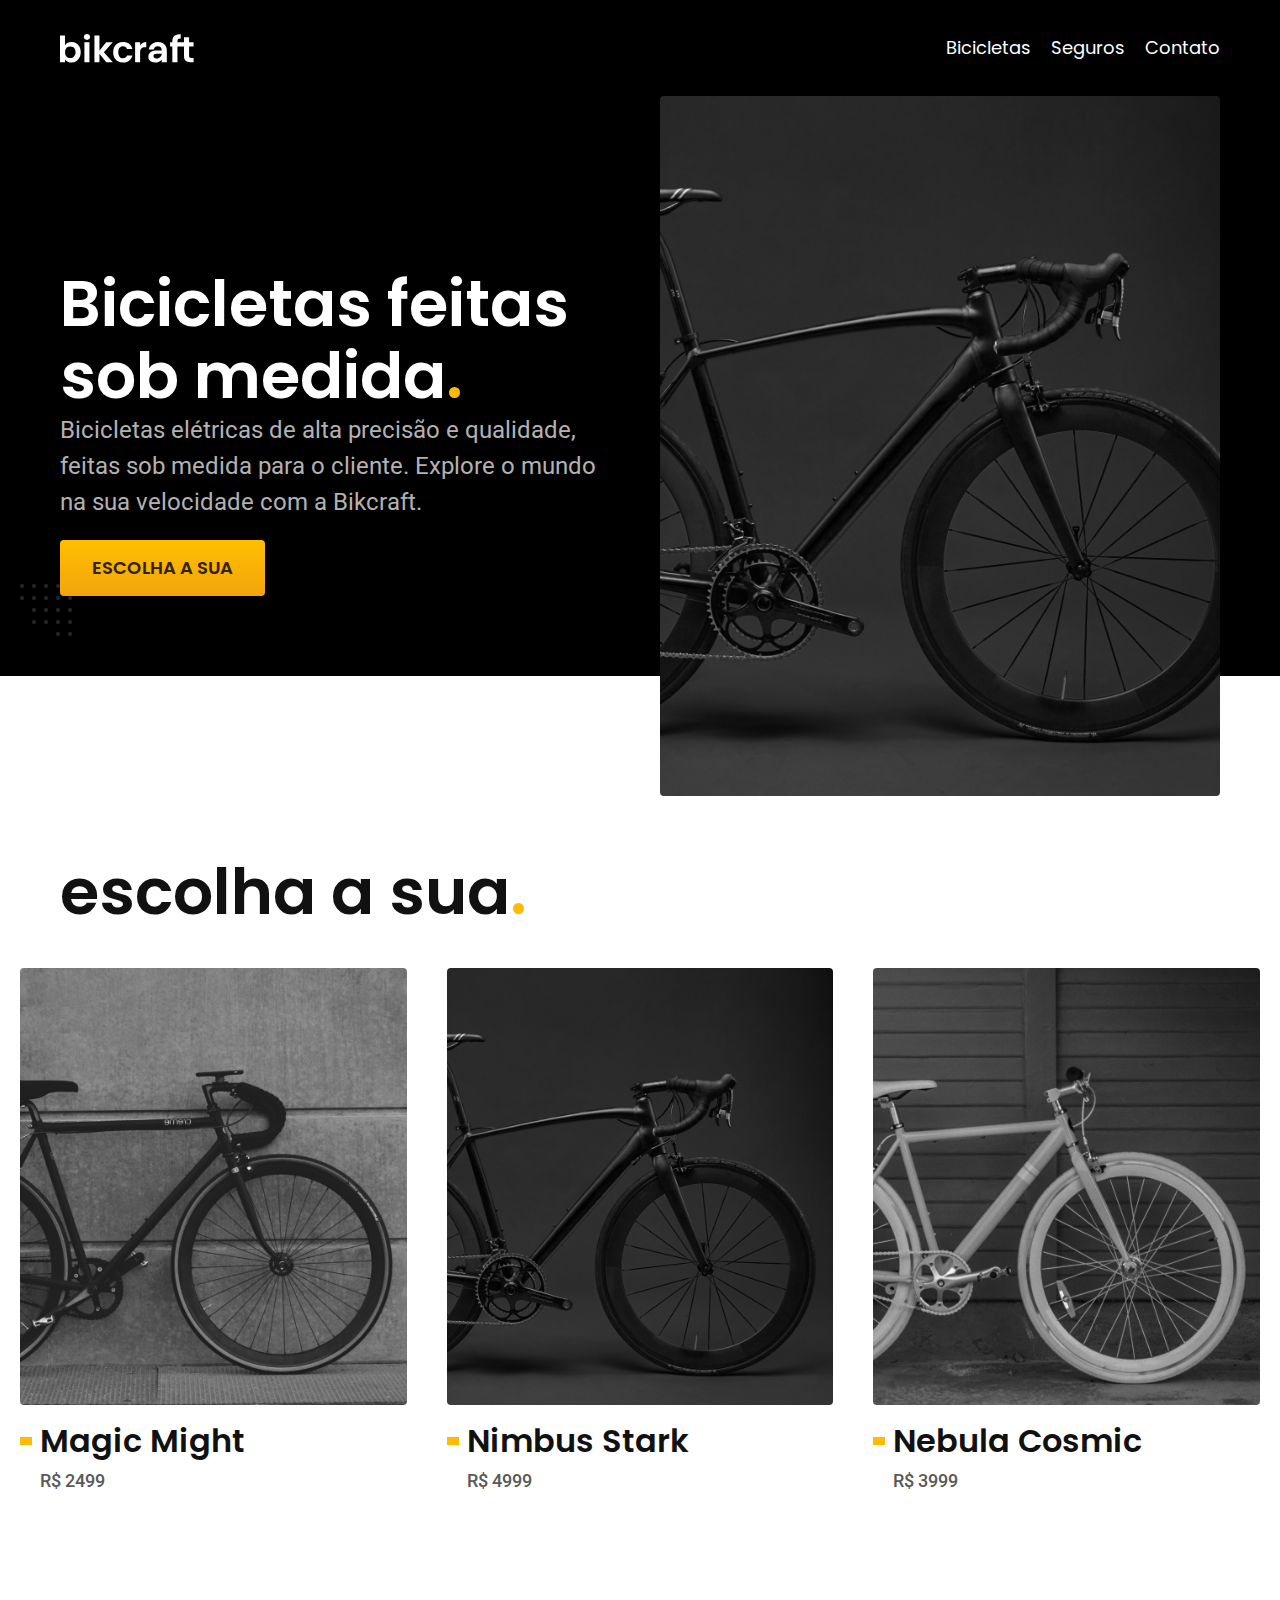
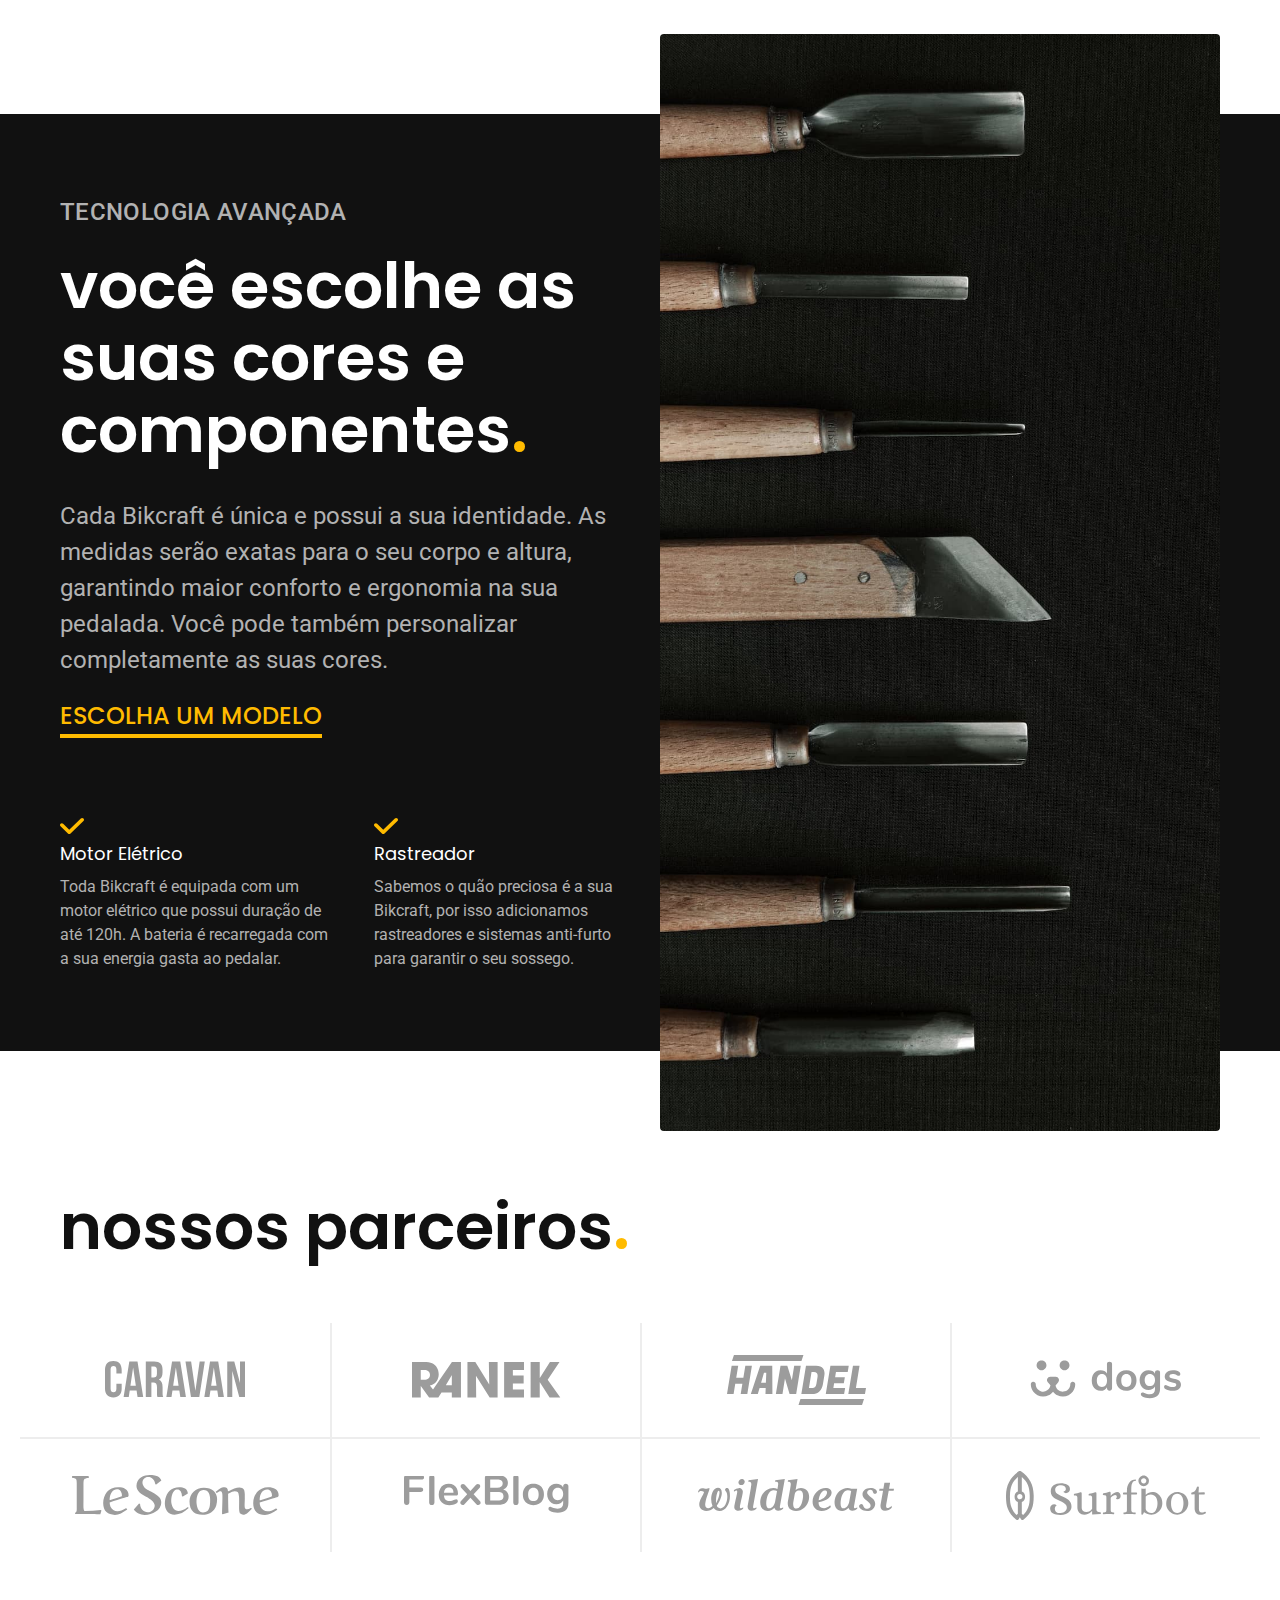
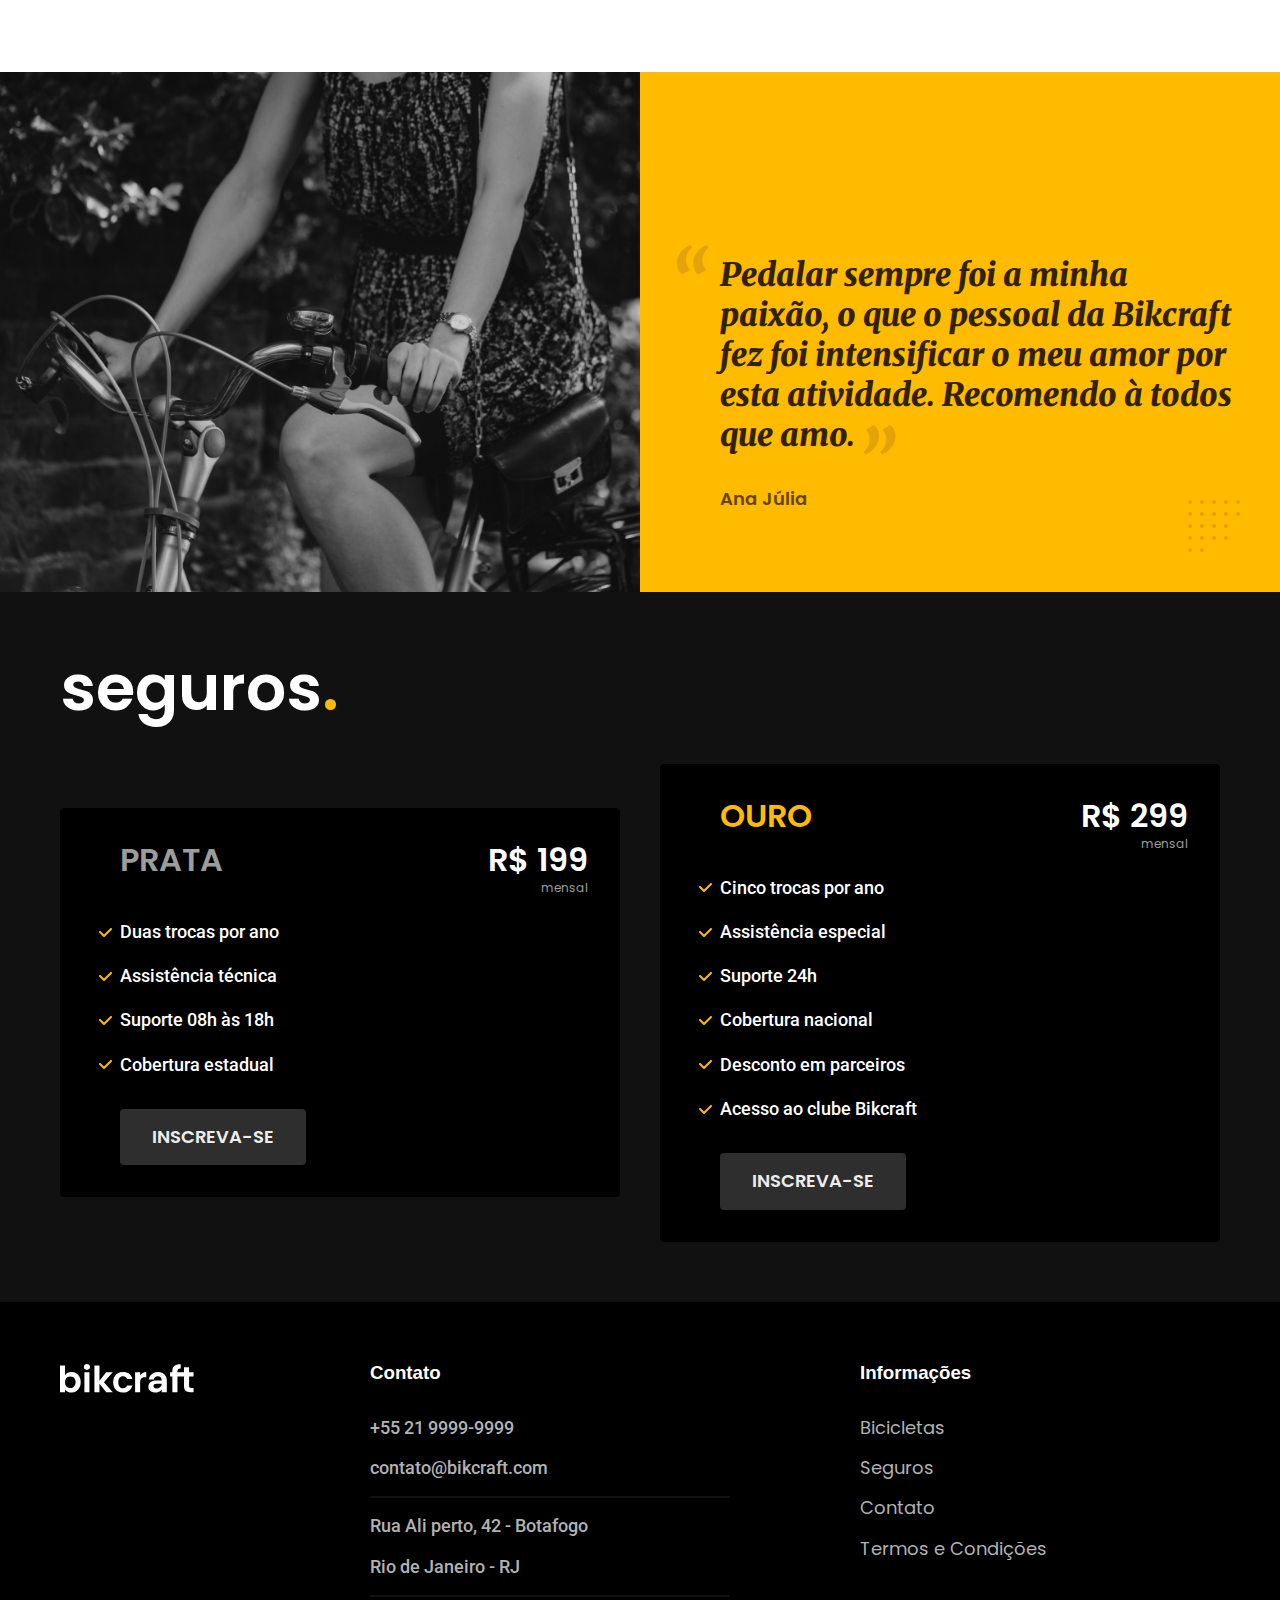
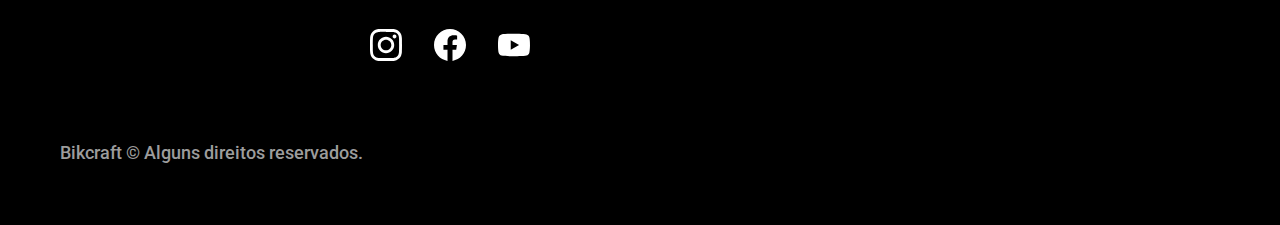
<file: index.html>
<!DOCTYPE html>
<html lang="pt-BR">

<head>
  <meta charset="UTF-8">
  <meta http-equiv="X-UA-Compatible" content="IE=edge">
  <meta name="viewport" content="width=device-width, initial-scale=1.0">

  <title>Bikcraft Bicicletas Elétricas</title>
  <meta name="description" content="Bicicletas elétricas de alta precisão e qualidade,  feitas sob medida para o cliente. Explore o mundo na sua velocidade com a Bikcraft.">
  
  <link rel="icon" href="./favicon.svg" type="image/svg+xml">
  <link rel="preload" href="./css/style.min.css" as="style">
  <link rel="stylesheet" href="./css/style.min.css">
  <script>document.documentElement.classList.add('js');</script>
  
  <link rel="preconnect" href="https://fonts.googleapis.com">
  <link rel="preconnect" href="https://fonts.gstatic.com" crossorigin>
  <link rel="preconnect" href="https://fonts.googleapis.com">
  <link rel="preconnect" href="https://fonts.gstatic.com" crossorigin>
  <link href="https://fonts.googleapis.com/css2?family=Merriweather:ital,wght@1,900&family=Poppins:wght@400;600&family=Roboto:wght@400;500&display=swap" rel="stylesheet">
  
</head>
<body>
  <header class="header-bg">
    <div class="header container">
      <a href="./"><img src="./img/bikcraft.svg" width="136" height="32" alt="Bikcraft"></a>
      <nav aria-label="primaria">
        <ul class="header-menu font-1-m cor-0">
          <li><a href="./bicicletas.html">Bicicletas</a></li>
          <li><a href="./seguros.html">Seguros</a></li>
          <li><a href="./contato.html">Contato</a></li>
        </ul>
      </nav>
    </div>  
  </header>

  <main class="introducao-bg">
    <div class="introducao container">
      <div class="introducao-conteudo">
      <h1 class="font-1-xxl cor-0 fadeInDown" data-anime="200">Bicicletas feitas sob medida<span class="cor-p1">.</span></h1>
        <p class="font-2-l cor-5 fadeInDown" data-anime="400">Bicicletas elétricas de alta precisão e qualidade,  feitas sob medida para o cliente. Explore o mundo na sua velocidade com a Bikcraft.</p>
          <a class="botao fadeInDown" data-anime="600" href="./bicicletas.html">Escolha a sua</a>
        </div>
        <picture data-anime="800" class="fadeInDown">
          <source media="(max-width: 800px)" srcset="./img/bicicletas/nimbus.jpg">
          <img src="./img/fotos/introducao.jpg" width="1280" height="1600" alt="Bicicleta elétrica preta">
        </picture>
    </div>
  </main>

  <article class="bicicletas-lista">
  <h2 class="container font-1-xxl">escolha a sua<span class="cor-p1">.</span></h2>
   
  <ul>
      <li>
        <a href="./bicicletas/magic.html">
        <img src="./img/bicicletas/magic-home.jpg" width="920" height="1040" alt="Bicicleta preta">
        <h3 class="font-1-xl">Magic Might</h3>
        <span class="font-2-m cor-8">R$ 2499</span>
      </a>
      </li>
      <li>
        <a href="./bicicletas/nimbus.html">
        <img src="./img/bicicletas/nimbus-home.jpg" width="920" height="1040" alt="Bicicleta preta">
        <h3 class="font-1-xl">Nimbus Stark</h3>
        <span class="font-2-m cor-8">R$ 4999</span>
      </a>
      </li>
      <li>
        <a href="./bicicletas/nebula.html">
        <img src="./img/bicicletas/nebula-home.jpg" width="920" height="1040" alt="Bicicleta preta">
        <h3 class="font-1-xl">Nebula Cosmic</h3>
        <span class="font-2-m cor-8">R$ 3999</span>
      </a>
      </li>
  </ul>
  </article>

  <article class="tecnologia-bg">
    <div class="tecnologia container">
      <div class="tecnologia-conteudo">
        <span class="font-2-lb cor-5">Tecnologia Avançada</span>
        <h2 class="font-1-xxl cor-0">você escolhe as suas cores e componentes<span class="cor-p1">.</span></h2>
        <p class="font-2-l cor-5">Cada Bikcraft é única e possui a sua identidade. As medidas serão exatas para o seu corpo e altura, garantindo maior conforto e ergonomia na sua pedalada. Você pode também personalizar completamente as suas cores.</p>
        <a class="link" href="./bicicletas.html">Escolha um modelo</a>
        
        
        <div class="tecnologia-vantagem">
        <div>
          <img src="./img/icones/lista.svg" width="24" height="24" alt="">
          <h3 class="font-1-m cor-0">Motor Elétrico</h3>
          <p class="font-2-s cor-5">Toda Bikcraft é equipada com um motor elétrico que possui duração de até 120h. A bateria é recarregada com a sua energia gasta ao pedalar.</p>
        </div>

        <div>
          <img src="./img/icones/lista.svg" width="24" height="24" alt="">
          <h3 class="font-1-m cor-0">Rastreador</h3>
          <p class="font-2-s cor-5">Sabemos o quão preciosa é a sua Bikcraft, por isso adicionamos rastreadores e sistemas anti-furto para garantir o seu sossego.</p>
        </div>
        </div>
        </div>

    <div class="tecnologia-imagem">
      <img src="./img/fotos/tecnologia.jpg" width="1200" height="1920" alt="">
      </div>
      </div>
  </article>

  <section class="parceiros" aria-label="Nossos Parceiros">
    <h2 class="container font-1-xxl">nossos parceiros<span class="cor-p1">.</span></h2>

    <ul>
      <li><img src="./img/parceiros/caravan.svg" width="140" height="38" alt="caravan"></li>
      <li><img src="./img/parceiros/ranek.svg" width="149" height="36" alt="ranek"></li>
      <li><img src="./img/parceiros/handel.svg" width="139" height="50" alt="handel"></li> 
      <li><img src="./img/parceiros/dogs.svg" width="152" height="39" alt="dogs"></li>
      <li><img src="./img/parceiros/lescone.svg" width="208" height="41" alt="lescone"></li>
      <li><img src="./img/parceiros/flexblog.svg" width="165" height="38" alt="flexblog"></li>    
      <li><img src="./img/parceiros/wildbeast.svg" width="196" height="34" alt="wildbeast"></li> 
      <li><img src="./img/parceiros/surfbot.svg" width="200" height="49" alt="surfbot"></li>
    </ul>
  </section>

  <section class="depoimento" aria-label="depoimento">
    <div>
      <img src="./img/fotos/depoimento.jpg" width="1560" height="1360" alt="Pessoa pedalando uma bicicleta Bikcraft">
    </div>

    <div class="depoimento-conteudo">
      <blockquote class="font-1-xl cor-p5">
        <p>Pedalar sempre foi a minha paixão, o que o pessoal da Bikcraft fez foi intensificar o meu amor por esta atividade. Recomendo à todos que amo.</p>
      </blockquote>
      <span class="font-1-mb cor-p4">Ana Júlia</span>
    </div>
  </section>

  <article class="seguros-bg">
    <div class="seguros container">
      <h2 class="font-1-xxl cor-0">seguros<span class="cor-p1">.</span></h2>
    <div class="seguros-item">
      <h3 class="font-1-xl cor-6">PRATA</h3>
      <span class="font-1-xl cor-0">R$ 199 <span class="font-1-xs cor-6">mensal</span></span>
      <ul class="font-2-m cor-0">
        <li>Duas trocas por ano</li>
        <li>Assistência técnica</li>
        <li>Suporte 08h às 18h</li>
        <li>Cobertura estadual</li>
      </ul>
      <a class="botao secundario" href="./orcamento.html">Inscreva-se</a>
    </div>

    <div class="seguros-item">
      <h3 class="font-1-xl cor-p1">OURO</h3>
      <span class="font-1-xl cor-0">R$ 299 <span class="font-1-xs cor-6">mensal</span></span>
      <ul class="font-2-m cor-0">
        <li>Cinco trocas por ano</li>
        <li>Assistência especial</li>
        <li>Suporte 24h</li>
        <li>Cobertura nacional</li>
        <li>Desconto em parceiros</li>
        <li>Acesso ao clube Bikcraft</li>
      </ul>
      <a class="botao secundario" href="./orcamento.html">Inscreva-se</a>
     </div>
    </div>  
  </article>

  <footer class="footer-bg">
    <div class="footer container">
      <img src="./img/bikcraft.svg" width="136" height="32" alt="Bikcraft">
      <div class="footer-contato">
        <h3 class="font-2-l-b cor-0">Contato</h3>
        <ul class="font-2-m cor-5">
          <li><a href="tel:+552199999999">+55 21 9999-9999</a></li>
          <li><a href="mailto:contato@bikcraft.com">contato@bikcraft.com</a></li>
          <li>Rua Ali perto, 42 - Botafogo</li>
          <li>Rio de Janeiro - RJ</li>
        </ul>
          <div class="footer-redes">
            <a href="./">
              <img src="./img/redes/instagram.svg" width="32" height="32" alt="Instagram">
            </a>
            <a href="./">
              <img src="./img/redes/facebook.svg" width="32" height="32" alt="facebook">
            </a>
            <a href="./">
              <img src="./img/redes/youtube.svg" width="32" height="32" alt="Youtube">
            </a>
          </div>

      </div>
      <div class="footer-informacoes">
        <h3 class="font-2-l-b cor-0">Informações</h3>
        <nav>
          <ul class="font-1-m cor-5">
            <li><a href="./bicicletas/html">Bicicletas</a></li>
            <li><a href="./seguros/html">Seguros</a></li>
            <li><a href="./contato/html">Contato</a></li>
            <li><a href="./termos/html">Termos e Condições</a></li>
          </ul>
        </nav>
      </div>
      <p class="footer-copy font-2-m cor-6">Bikcraft © Alguns direitos reservados.</p>
    </div>
  </footer>
  <script src="./js/plugins/simple-anime.js"></script>
  <script src="./js/script.js"></script>
</body>

</html>
</file>
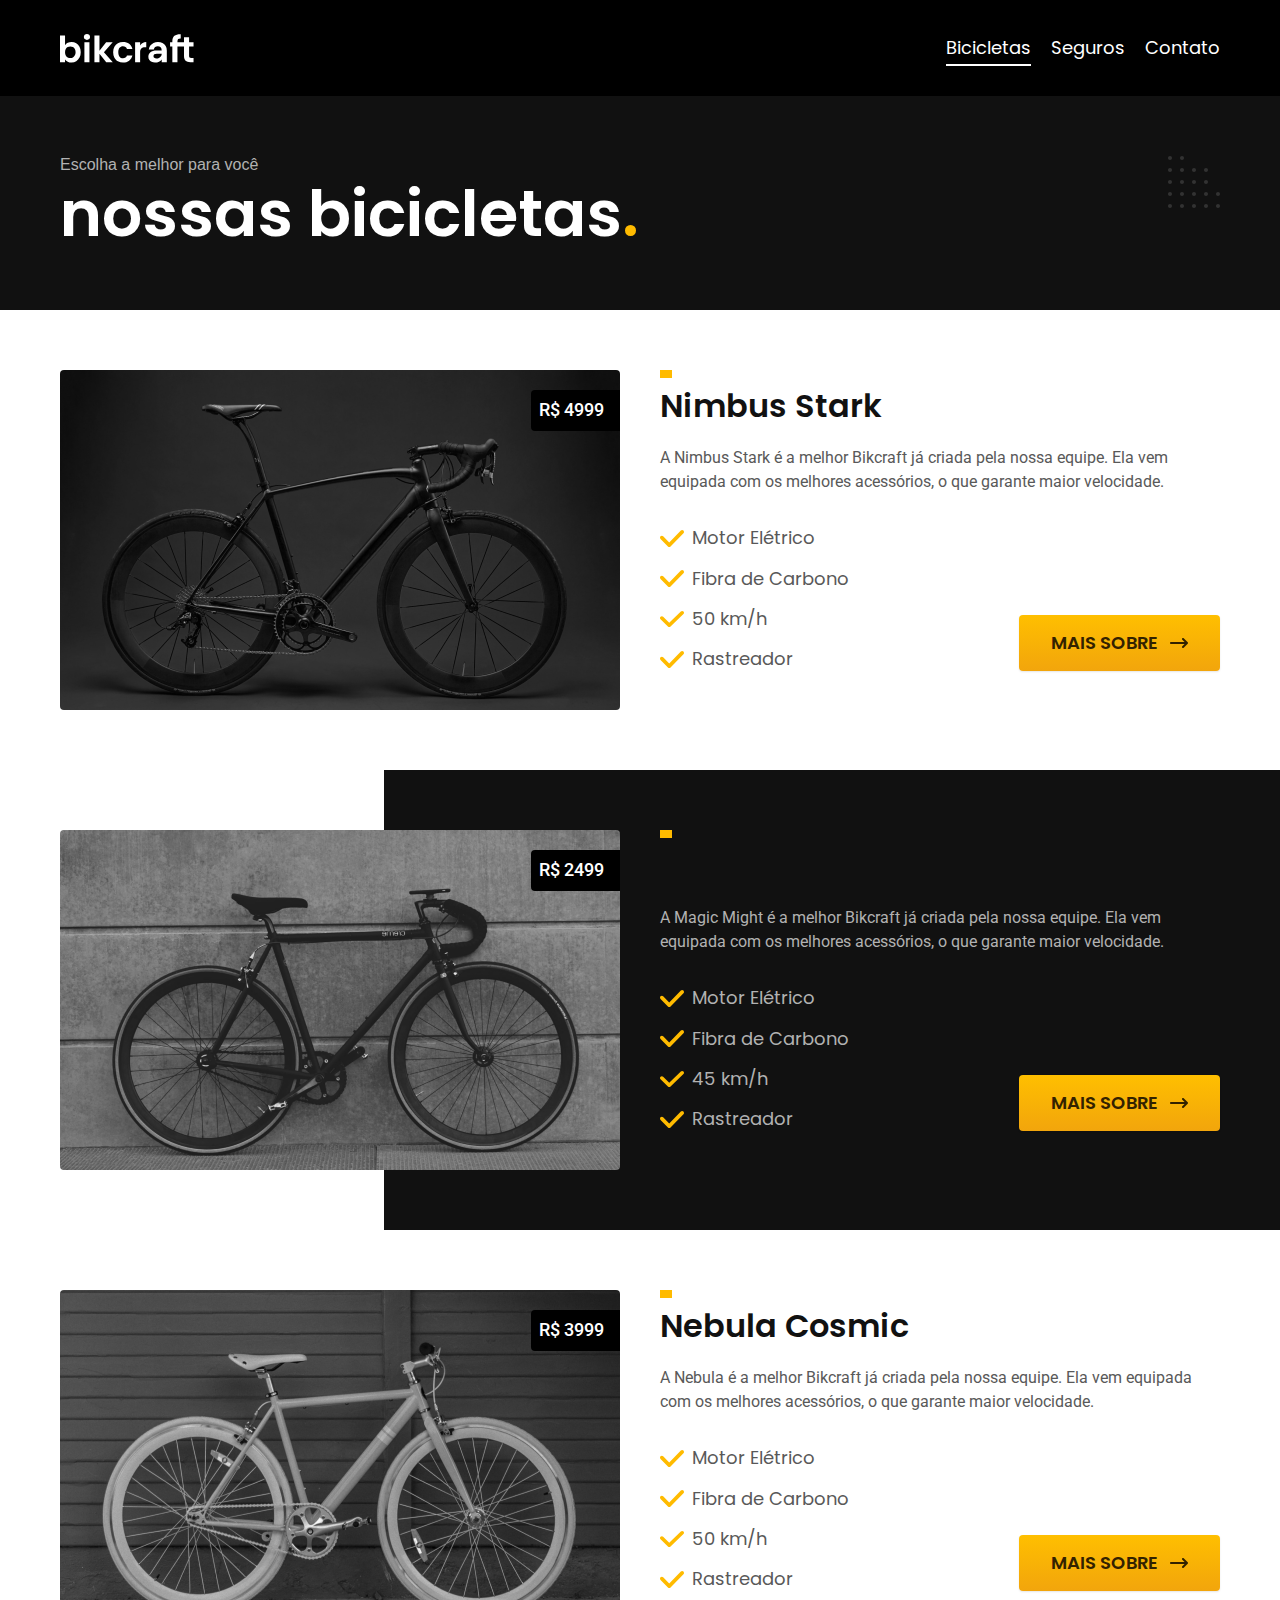
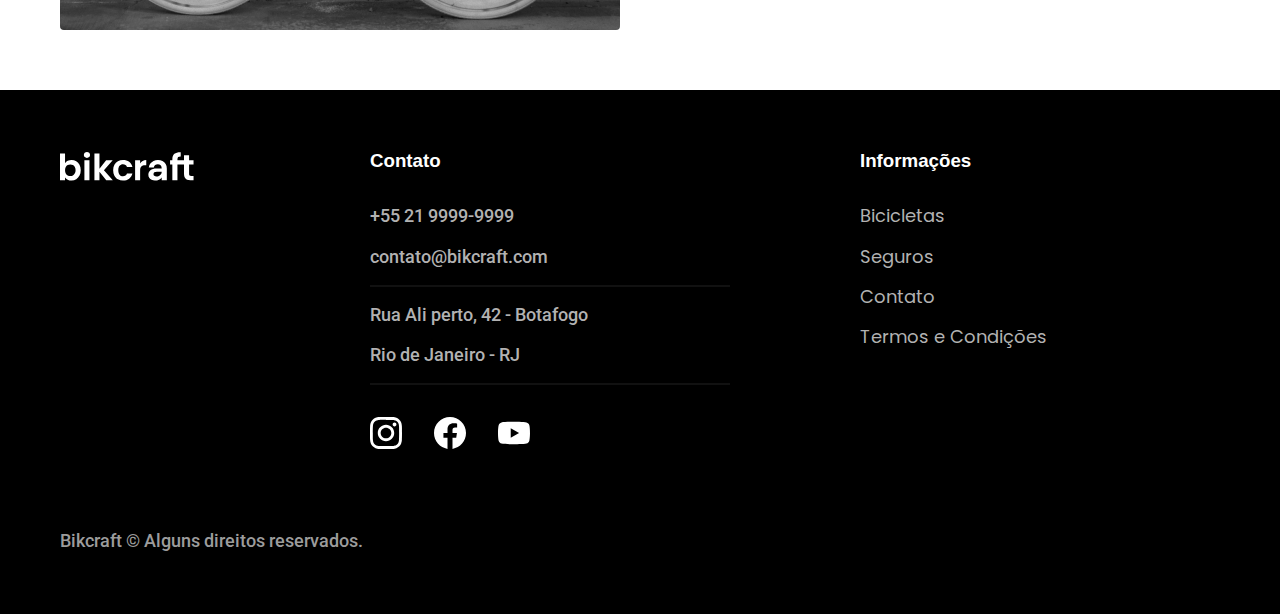
<file: bicicletas.html>
<!DOCTYPE html>
<html lang="pt-BR">

<head>
  <meta charset="UTF-8">
  <meta http-equiv="X-UA-Compatible" content="IE=edge">
  <meta name="viewport" content="width=device-width, initial-scale=1.0">

  <title>Bicicletas | Bikcraft</title>
  <meta name="description" content="Termos e Condições"> 

  <link rel="icon" href="./favicon.svg" type="image/svg+xml">
  <link rel="preload" href="./css/style.min.css" as="style">
  <link rel="stylesheet" href="./css/style.min.css">
  <script>document.documentElement.classList.add('js');</script>
  <link rel="preconnect" href="https://fonts.googleapis.com">
  <link rel="preconnect" href="https://fonts.gstatic.com" crossorigin>
  <link rel="preconnect" href="https://fonts.googleapis.com">
  <link rel="preconnect" href="https://fonts.gstatic.com" crossorigin>
  <link href="https://fonts.googleapis.com/css2?family=Merriweather:ital,wght@1,900&family=Poppins:wght@400;600&family=Roboto:wght@400;500&display=swap" rel="stylesheet">

</head>  
<body id="bicicletas">
  <header class="header-bg">
    <div class="header container">
      <a href="./"><img src="./img/bikcraft.svg" alt="Bikcraft"></a>
      <nav aria-label="primaria">
        <ul class="header-menu font-1-m cor-0">
          <li><a href="./bicicletas.html">Bicicletas</a></li>
          <li><a href="./seguros.html">Seguros</a></li>
          <li><a href="./contato.html">Contato</a></li>
        </ul>
      </nav>
    </div>  
  </header>
  <main>
      <div class="titulo-bg">
          <div class="titulo container">
              <p class="font-2-1-b cor-5">Escolha a melhor para você</p>
              <h1 class="font-1-xxl cor-0">nossas bicicletas<span class="cor-p1">.</span></h1>
          </div>
      </div>
  
            <div class="bicicletas container">
              <div class="bicicletas-imagem">
                <img src="./img/bicicletas/nimbus.jpg" alt="Bicicleta preta">
                <span class="font-2-m cor-0">R$ 4999</span>       
              </div>
              <div class="bicicletas-conteudo">
                <h2 class="font-1-xl">Nimbus Stark</h2>
                <p class="font-2-s cor-8">A Nimbus Stark é a melhor Bikcraft já criada pela nossa equipe. Ela vem equipada com os melhores acessórios, o que garante maior velocidade.</p>
                <ul class="font-1-m cor-8">
                  <li><img src="./img/icones/lista.svg" alt="">Motor Elétrico</li>
                  <li><img src="./img/icones/lista.svg" alt="">Fibra de Carbono</li>
                  <li><img src="./img/icones/lista.svg" alt="">50 km/h</li>
                  <li><img src="./img/icones/lista.svg" alt="">Rastreador</li>
                </ul>
                <a class="botao seta" href="./bicicletas/nimbus.html">Mais Sobre</a>
              </div>
            </div>
         
          <div class="bicicletas-bg">
            <div class="bicicletas container">
              <div class="bicicletas-imagem">
                <img src="./img/bicicletas/magic.jpg" alt="Bicicleta preta">
                <span class="font-2-m cor-0">R$ 2499</span>       
              </div>
              <div class="bicicletas-conteudo">
                <h2 class="font-1-xl">Magic Might</h2>
                <p class="font-2-s cor-5">A Magic Might é a melhor Bikcraft já criada pela nossa equipe. Ela vem equipada com os melhores acessórios, o que garante maior velocidade.</p>
                <ul class="font-1-m cor-5">
                  <li><img src="./img/icones/lista.svg" alt="">Motor Elétrico</li>
                  <li><img src="./img/icones/lista.svg" alt="">Fibra de Carbono</li>
                  <li><img src="./img/icones/lista.svg" alt="">45 km/h</li>
                  <li><img src="./img/icones/lista.svg" alt="">Rastreador</li>
                </ul>
                <a class="botao seta" href="./bicicletas/magic.html">Mais Sobre</a>
              </div>
            </div>
          </div>

            <div class="bicicletas container">
              <div class="bicicletas-imagem">
                <img src="./img/bicicletas/nebula.jpg" alt="Bicicleta preta">
                <span class="font-2-m cor-0">R$ 3999</span>       
              </div>
              <div class="bicicletas-conteudo">
                <h2 class="font-1-xl">Nebula Cosmic</h2>
                <p class="font-2-s cor-8">A Nebula é a melhor Bikcraft já criada pela nossa equipe. Ela vem equipada com os melhores acessórios, o que garante maior velocidade.</p>
                <ul class="font-1-m cor-8">
                  <li><img src="./img/icones/lista.svg" alt="">Motor Elétrico</li>
                  <li><img src="./img/icones/lista.svg" alt="">Fibra de Carbono</li>
                  <li><img src="./img/icones/lista.svg" alt="">50 km/h</li>
                  <li><img src="./img/icones/lista.svg" alt="">Rastreador</li>
                </ul>
                <a class="botao seta" href="./bicicletas/nebula.html">Mais Sobre</a>
              </div>
            </div>
                   
  </main>
  
  <footer class="footer-bg">
    <div class="footer container">
      <img src="./img/bikcraft.svg" alt="Bikcraft">
      <div class="footer-contato">
        <h3 class="font-2-l-b cor-0">Contato</h3>
        <ul class="font-2-m cor-5">
          <li><a href="tel:+552199999999">+55 21 9999-9999</a></li>
          <li><a href="mailto:contato@bikcraft.com">contato@bikcraft.com</a></li>
          <li>Rua Ali perto, 42 - Botafogo</li>
          <li>Rio de Janeiro - RJ</li>
        </ul>
          <div class="footer-redes">
            <a href="./">
              <img src="./img/redes/instagram.svg" alt="Instagram">
            </a>
            <a href="./">
              <img src="./img/redes/facebook.svg" alt="facebook">
            </a>
            <a href="./">
              <img src="./img/redes/youtube.svg" alt="Youtube">
            </a>
          </div>

      </div>
      <div class="footer-informacoes">
        <h3 class="font-2-l-b cor-0">Informações</h3>
        <nav>
          <ul class="font-1-m cor-5">
            <li><a href="./bicicletas/html">Bicicletas</a></li>
            <li><a href="./seguros/html">Seguros</a></li>
            <li><a href="./contato/html">Contato</a></li>
            <li><a href="./termos/html">Termos e Condições</a></li>
          </ul>
        </nav>
      </div>
      <p class="footer-copy font-2-m cor-6">Bikcraft © Alguns direitos reservados.</p>
    </div>
  </footer>
  <script src="./js/plugins/simple-anime.js"></script>
  <script src="./js/script.js"></script>
</body>
</html>
</file>
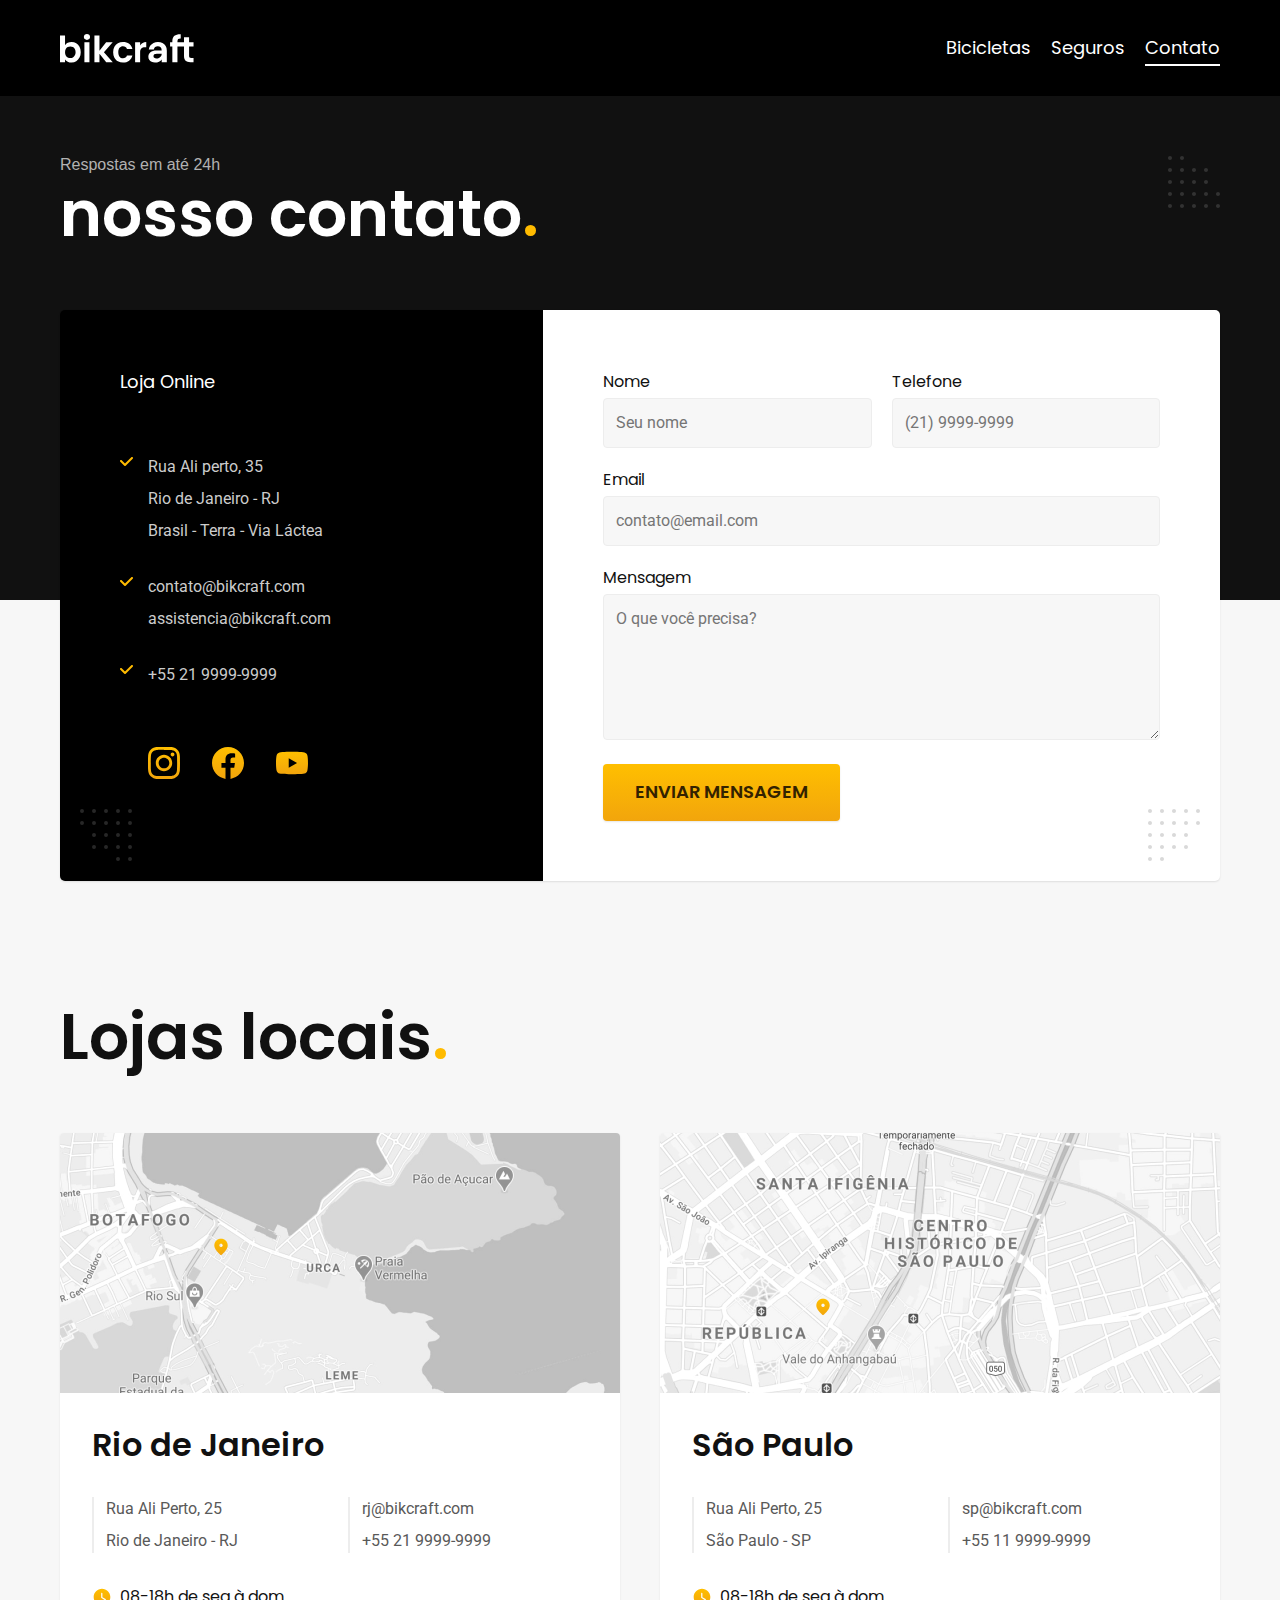
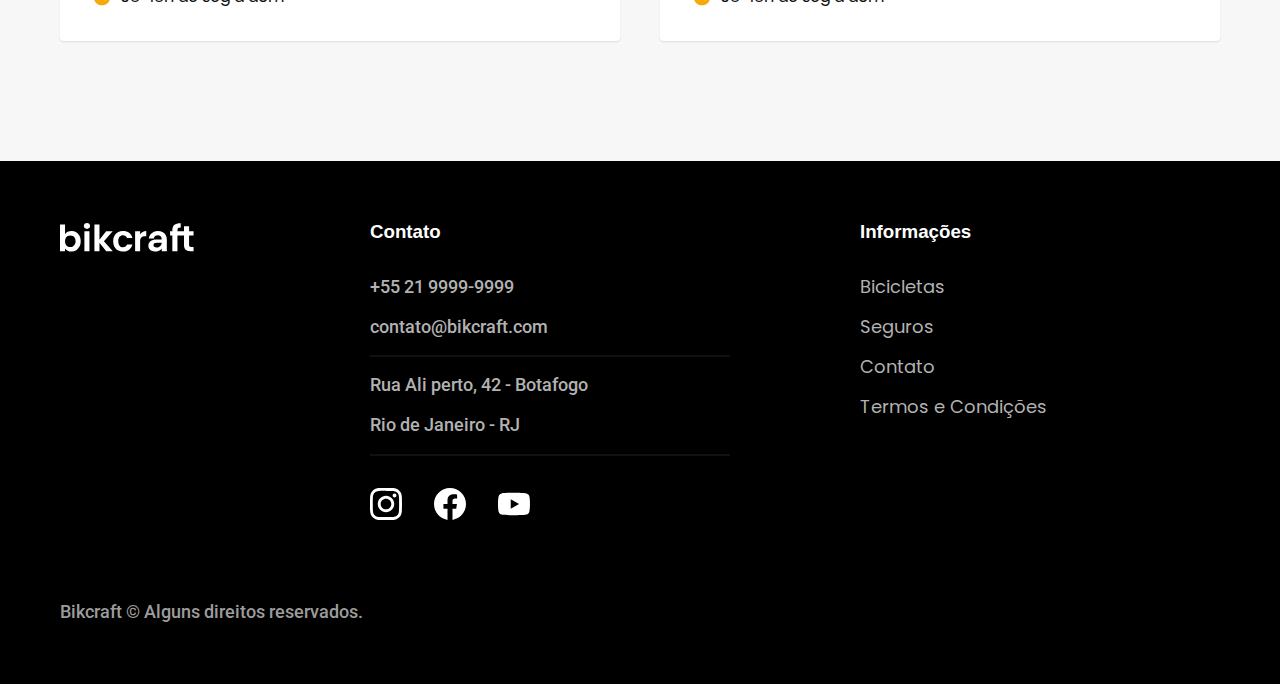
<file: contato.html>
<!DOCTYPE html>
<html lang="pt-BR">

<head>
  <meta charset="UTF-8">
  <meta http-equiv="X-UA-Compatible" content="IE=edge">
  <meta name="viewport" content="width=device-width, initial-scale=1.0">

  <title>Contato | Bikcraft</title>
  <meta name="description" content="Termos e Condições"> 

    <link rel="icon" href="./favicon.svg" type="image/svg+xml">
  <link rel="preload" href="./css/style.min.css" as="style">
  <link rel="stylesheet" href="./css/style.min.css">
  <script>document.documentElement.classList.add('js');</script>
  <link rel="preconnect" href="https://fonts.googleapis.com">
  <link rel="preconnect" href="https://fonts.gstatic.com" crossorigin>
  <link rel="preconnect" href="https://fonts.googleapis.com">
  <link rel="preconnect" href="https://fonts.gstatic.com" crossorigin>
  <link href="https://fonts.googleapis.com/css2?family=Merriweather:ital,wght@1,900&family=Poppins:wght@400;600&family=Roboto:wght@400;500&display=swap" rel="stylesheet">

</head>  
<body id="contato">
  <header class="header-bg">
    <div class="header container">
      <a href="./"><img src="./img/bikcraft.svg" alt="Bikcraft"></a>
      <nav aria-label="primaria">
        <ul class="header-menu font-1-m cor-0">
          <li><a href="./bicicletas.html">Bicicletas</a></li>
          <li><a href="./seguros.html">Seguros</a></li>
          <li><a href="./contato.html">Contato</a></li>
        </ul>
      </nav>
    </div>  
  </header>
  <main>
      <div class="titulo-bg">
          <div class="titulo container">
              <p class="font-2-1-b cor-5">Respostas em até 24h</p>
              <h1 class="font-1-xxl cor-0">nosso contato<span class="cor-p1">.</span></h1>
          </div>
      </div>
      <div class="contato container">
        <section class="contato-dados" aria-label="Endereço">
          <h2 class="font-1-m cor-0">Loja Online</h2>
        <div class="contato-endereco font-2-s cor-4">
          <p>Rua Ali perto, 35</p>
          <p>Rio de Janeiro - RJ</p>
          <p>Brasil - Terra - Via Láctea</p>
         </div>
         <address class="contato-meios font-2-s cor-4">
           <a href="mailto:contato@bikcraft.com">contato@bikcraft.com</a>
           <a href="mailto:assistencia@bikcraft.com">assistencia@bikcraft.com</a>
           <a href="tel:+552199999999">+55 21 9999-9999</a>
          </address>
          <div class="contato-redes">
            <a href="./">
              <img src="./img/redes/instagram-p.svg" alt="Instagram">
            </a>
            <a href="./">
              <img src="./img/redes/facebook-p.svg" alt="facebook">
            </a>
            <a href="./">
              <img src="./img/redes/youtube-p.svg" alt="Youtube">
            </a>
          </div>
        </section>
        <section class="contato-formulario" aria-label="Formulário">
          <form class="form" action="./contato.html">
          <div>
          <label for="nome">Nome</label>
          <input type="text" id="nome" name="nome" placeholder="Seu nome">
          </div>
          <div>
          <label for="telefone">Telefone</label>
          <input type="text" id="telefone" name="telefone" placeholder="(21) 9999-9999">
          </div>
          <div class="col-2">
          <label for="email">Email</label>
          <input type="text" id="email" name="email" placeholder="contato@email.com">
          </div>
          <div class="col-2">
          <label for="mensagem">Mensagem</label>
          <textarea rows="5" id="mensagem" name="mensagem" placeholder="O que você precisa?"></textarea>
          </div>
        
        
        <button class="botao col-2">Enviar Mensagem</button>
      </form>
    </div>
        </section>
      </div>
  </main>
  
  <article class="lojas container">
    <h2 class="font-1-xxl">Lojas locais<span class="cor-p1">.</span></h2>
    <div class="lojas-item">
      <img src="./img/lojas/rj.jpg" alt="mapa marcando o endereço em Rua Ali Perto, 25, Rio de Janeiro - RJ">
        <div class="lojas-conteudo">
          <h3 class="font-1-xl">Rio de Janeiro</h3>
      <div class="lojas-dados font-2-s cor-8">
        <p>Rua Ali Perto, 25</p>
        <p>Rio de Janeiro - RJ</p>
      </div>
      <div class="lojas-dados font-2-s cor-8">
        <a href="mailto:rj@bikcraft.com">rj@bikcraft.com</a>
        <a href="tel:+552199999999">+55 21 9999-9999</a>
      </div>
      <p class="lojas-tempo font-1-s"><img src="./img/icones/horario.svg" alt="">08-18h de seg à dom</p>
    </div>
  </div>
      
    <div class="lojas-item">
      <img src="./img/lojas/sp.jpg" alt="mapa marcando o endereço em Rua Ali Perto, 25, São Paulo - SP">
      <div class="lojas-conteudo">
        <h3 class="font-1-xl">São Paulo</h3>
      <div class="lojas-dados font-2-s cor-8">
        <p>Rua Ali Perto, 25</p>
        <p>São Paulo - SP</p>
      </div>
      <div class="lojas-dados font-2-s cor-8">
        <a href="mailto:sp@bikcraft.com">sp@bikcraft.com</a>
        <a href="tel:+552199999999">+55 11 9999-9999</a>
      </div>
      <p class="lojas-tempo font-1-s"><img src="./img/icones/horario.svg" alt="">08-18h de seg à dom</p>
    </div>
    </div>
  </article>


  <footer class="footer-bg">
    <div class="footer container">
      <img src="./img/bikcraft.svg" alt="Bikcraft">
      <div class="footer-contato">
        <h3 class="font-2-l-b cor-0">Contato</h3>
        <ul class="font-2-m cor-5">
          <li><a href="tel:+552199999999">+55 21 9999-9999</a></li>
          <li><a href="mailto:contato@bikcraft.com">contato@bikcraft.com</a></li>
          <li>Rua Ali perto, 42 - Botafogo</li>
          <li>Rio de Janeiro - RJ</li>
        </ul>
          <div class="footer-redes">
            <a href="./">
              <img src="./img/redes/instagram.svg" alt="Instagram">
            </a>
            <a href="./">
              <img src="./img/redes/facebook.svg" alt="facebook">
            </a>
            <a href="./">
              <img src="./img/redes/youtube.svg" alt="Youtube">
            </a>
          </div>

      </div>
      <div class="footer-informacoes">
        <h3 class="font-2-l-b cor-0">Informações</h3>
        <nav>
          <ul class="font-1-m cor-5">
            <li><a href="./bicicletas/html">Bicicletas</a></li>
            <li><a href="./seguros/html">Seguros</a></li>
            <li><a href="./contato/html">Contato</a></li>
            <li><a href="./termos/html">Termos e Condições</a></li>
          </ul>
        </nav>
      </div>
      <p class="footer-copy font-2-m cor-6">Bikcraft © Alguns direitos reservados.</p>
    </div>
  </footer>
  <script src="./js/script.js"></script>
</body>
</html>
</file>
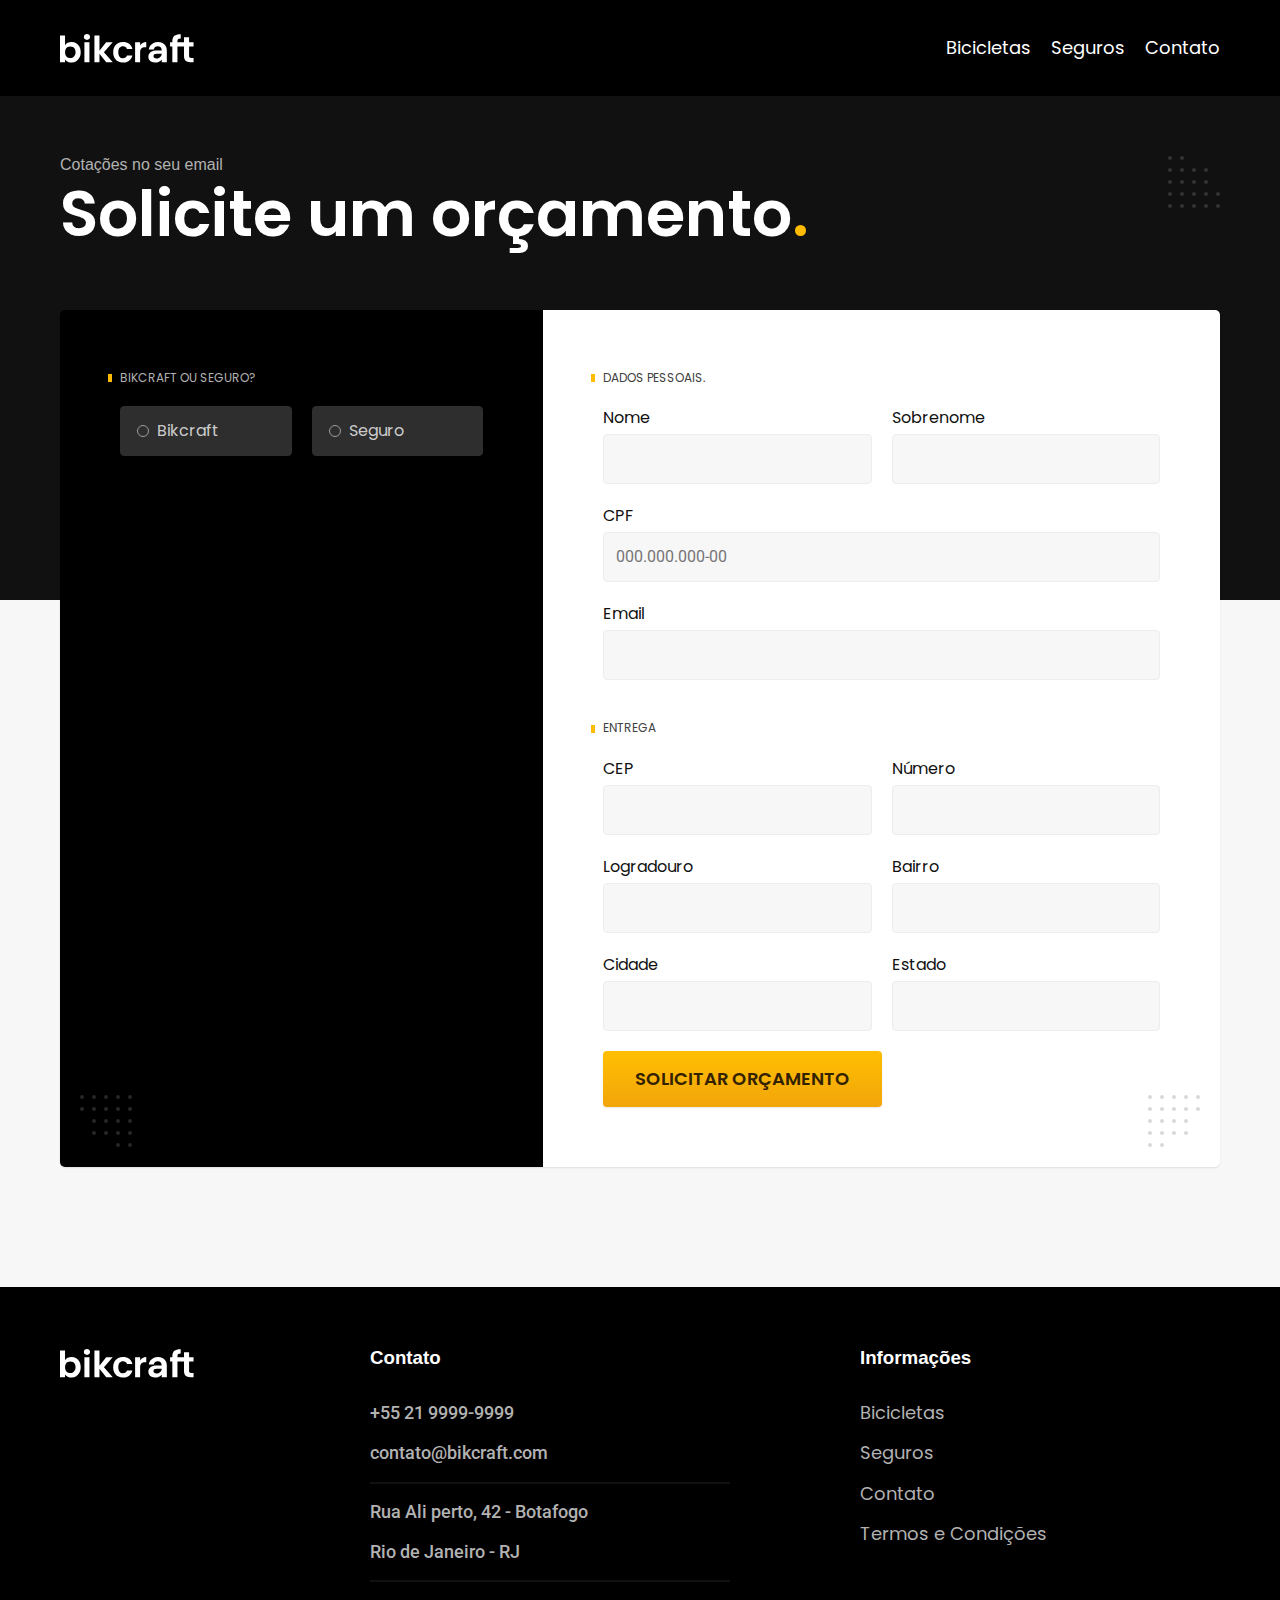
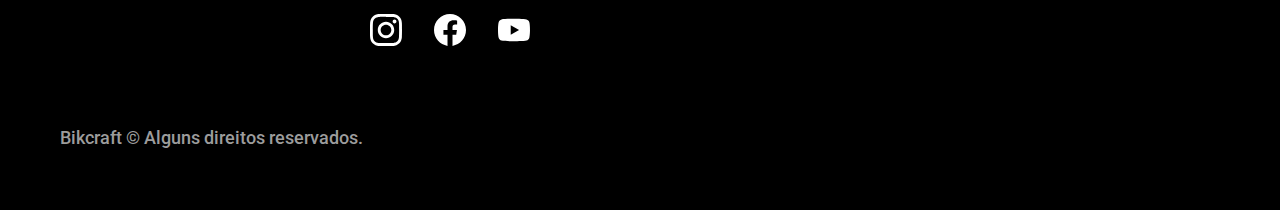
<file: orcamento.html>
<!DOCTYPE html>
<html lang="pt-BR">

<head>
  <meta charset="UTF-8">
  <meta http-equiv="X-UA-Compatible" content="IE=edge">
  <meta name="viewport" content="width=device-width, initial-scale=1.0">

  <title>Orçamento | Bikcraft</title>
  <meta name="description" content="Orcamento"> 

    <link rel="icon" href="./favicon.svg" type="image/svg+xml">
  <link rel="preload" href="./css/style.min.css" as="style">
  <link rel="stylesheet" href="./css/style.min.css">
  <script>document.documentElement.classList.add('js');</script>
  <link rel="preconnect" href="https://fonts.googleapis.com">
  <link rel="preconnect" href="https://fonts.gstatic.com" crossorigin>
  <link rel="preconnect" href="https://fonts.googleapis.com">
  <link rel="preconnect" href="https://fonts.gstatic.com" crossorigin>
  <link href="https://fonts.googleapis.com/css2?family=Merriweather:ital,wght@1,900&family=Poppins:wght@400;600&family=Roboto:wght@400;500&display=swap" rel="stylesheet">

</head>  
<body id="orcamento">
  <header class="header-bg">
    <div class="header container">
      <a href="./"><img src="./img/bikcraft.svg" alt="Bikcraft"></a>
      <nav aria-label="primaria">
        <ul class="header-menu font-1-m cor-0">
          <li><a href="./bicicletas.html">Bicicletas</a></li>
          <li><a href="./seguros.html">Seguros</a></li>
          <li><a href="./contato.html">Contato</a></li>
        </ul>
      </nav>
    </div>  
  </header>
  <main>
      <div class="titulo-bg">
          <div class="titulo container">
              <p class="font-2-1-b cor-5">Cotações no seu email</p>
              <h1 class="font-1-xxl cor-0">Solicite um orçamento<span class="cor-p1">.</span></h1>
          </div>
      </div>
 
      <form class="orcamento container" action="./">
        <div class="orcamento-produto">
          <h2 class="font-1-xs cor-5">Bikcraft ou seguro?</h2>

          <input type="radio" name="tipo" value="bikcraft" id="bikcraft">
          <label for="bikcraft">Bikcraft</label>

          <input type="radio" name="tipo" value="seguro" id="seguro">
          <label for="seguro">Seguro</label>

          <div class="orcamento-conteudo" id="orcamento-bikcraft">
            <h2 class="font-1-xs cor-5">Escolha a sua</h2>
            
            <input type="radio" name="produto" value="nimbus" id="nimbus">
            <label for="nimbus">Nimbus Stark <span>R$4999</span> </label>
            <div class="orcamento-detalhes">
              <ul class="font-1-xs cor-8">
                <li><img src="./img/icones/lista.svg" alt="">Motor Elétrico</li>
                <li><img src="./img/icones/lista.svg" alt="">Fibra de Carbono</li>
                <li><img src="./img/icones/lista.svg" alt="">50 km/h</li>
                <li><img src="./img/icones/lista.svg" alt="">Rastreador</li>
              </ul>
              <img src="./img/bicicletas/nimbus.jpg" alt="Bicicleta preta">
            </div>

            <input type="radio" name="produto" value="magic" id="magic">
            <label for="magic">Magic Might <span>R$2499</span></label>
            <div class="orcamento-detalhes">
              <ul class="font-1-xs cor-8">
                <li><img src="./img/icones/lista.svg" alt="">Motor Elétrico</li>
                <li><img src="./img/icones/lista.svg" alt="">Fibra de Carbono</li>
                <li><img src="./img/icones/lista.svg" alt="">45 km/h</li>
                <li><img src="./img/icones/lista.svg" alt="">Rastreador</li>
              </ul>
              <img src="./img/bicicletas/magic.jpg" alt="Bicicleta preta">
            </div>

            <input type="radio" name="produto" value="nebula" id="nebula">
            <label for="nebula">Nebula Cosmic <span>R$3999</span></label>
            <div class="orcamento-detalhes">
              <ul class="font-1-xs cor-8">
                <li><img src="./img/icones/lista.svg" alt="">Motor Elétrico</li>
                <li><img src="./img/icones/lista.svg" alt="">Fibra de Carbono</li>
                <li><img src="./img/icones/lista.svg" alt="">40 km/h</li>
                <li><img src="./img/icones/lista.svg" alt="">Rastreador</li>
              </ul>
              <img src="./img/bicicletas/nebula.jpg" alt="Bicicleta Branca">
            </div>
          </div>

          <div class="orcamento-conteudo" id="orcamento-seguro">
            <h2 class="font-1-xs cor-5">Escolha o plano</h2>

            <input type="radio" name="produto" value="prata" id="prata">
            <label for="prata">Prata <span>R$199</span> </label>

            <input type="radio" name="produto" value="ouro" id="ouro">
            <label for="ouro">Ouro <span>R$299</span></label>
          </div>

        </div>

        <div class="orcamento-dados form">
          <h2 class="font-1-xs cor-9 col-2">Dados pessoais<span>.</span></h2>
          <div>
            <label for="nome">Nome</label>
            <input type="text" id="nome" name="nome">
            </div>
          <div>
            <label for="sobrenome">Sobrenome</label>
            <input type="text" id="sobrenome" name="sobrenome">
            </div>
          <div class="col-2">
            <label for="cpf">CPF</label>
            <input type="text" id="cpf" name="cpf" placeholder="000.000.000-00">
            </div>
          <div class="col-2">
            <label for="email">Email</label>
            <input type="email" id="email" name="email">
            </div>
            <h2 class="font-1-xs cor-9 col-2">Entrega</h2>
          <div>
            <label for="cep">CEP</label>
            <input type="text" id="cep" name="cep">
            </div>
          <div>
            <label for="numero">Número</label>
            <input type="text" id="numero" name="numero">
            </div>
          <div>
            <label for="logadouro">Logradouro</label>
            <input type="text" id="logadouro" name="logadouro">
            </div>
          <div>
            <label for="bairro">Bairro</label>
            <input type="text" id="bairro" name="bairro">
            </div>
          <div>
            <label for="cidade">Cidade</label>
            <input type="text" id="cidade" name="cidade">
            </div>
            <div>
              <label for="estado">Estado</label>
              <input type="text" id="estado" name="estado">
              </div>
              <button class="botao col-2">Solicitar orçamento</button>
         </div>
      </form>

  </main>
  
  <footer class="footer-bg">
    <div class="footer container">
      <img src="./img/bikcraft.svg" alt="Bikcraft">
      <div class="footer-contato">
        <h3 class="font-2-l-b cor-0">Contato</h3>
        <ul class="font-2-m cor-5">
          <li><a href="tel:+552199999999">+55 21 9999-9999</a></li>
          <li><a href="mailto:contato@bikcraft.com">contato@bikcraft.com</a></li>
          <li>Rua Ali perto, 42 - Botafogo</li>
          <li>Rio de Janeiro - RJ</li>
        </ul>
          <div class="footer-redes">
            <a href="./">
              <img src="./img/redes/instagram.svg" alt="Instagram">
            </a>
            <a href="./">
              <img src="./img/redes/facebook.svg" alt="facebook">
            </a>
            <a href="./">
              <img src="./img/redes/youtube.svg" alt="Youtube">
            </a>
          </div>

      </div>
      <div class="footer-informacoes">
        <h3 class="font-2-l-b cor-0">Informações</h3>
        <nav>
          <ul class="font-1-m cor-5">
            <li><a href="./bicicletas.html">Bicicletas</a></li>
            <li><a href="./seguros.html">Seguros</a></li>
            <li><a href="./contato.html">Contato</a></li>
            <li><a href="./termos.html">Termos e Condições</a></li>
          </ul>
        </nav>
      </div>
      <p class="footer-copy font-2-m cor-6">Bikcraft © Alguns direitos reservados.</p>
    </div>
  </footer>
  <script src="./js/script.js"></script>
</body>
</html>
</file>
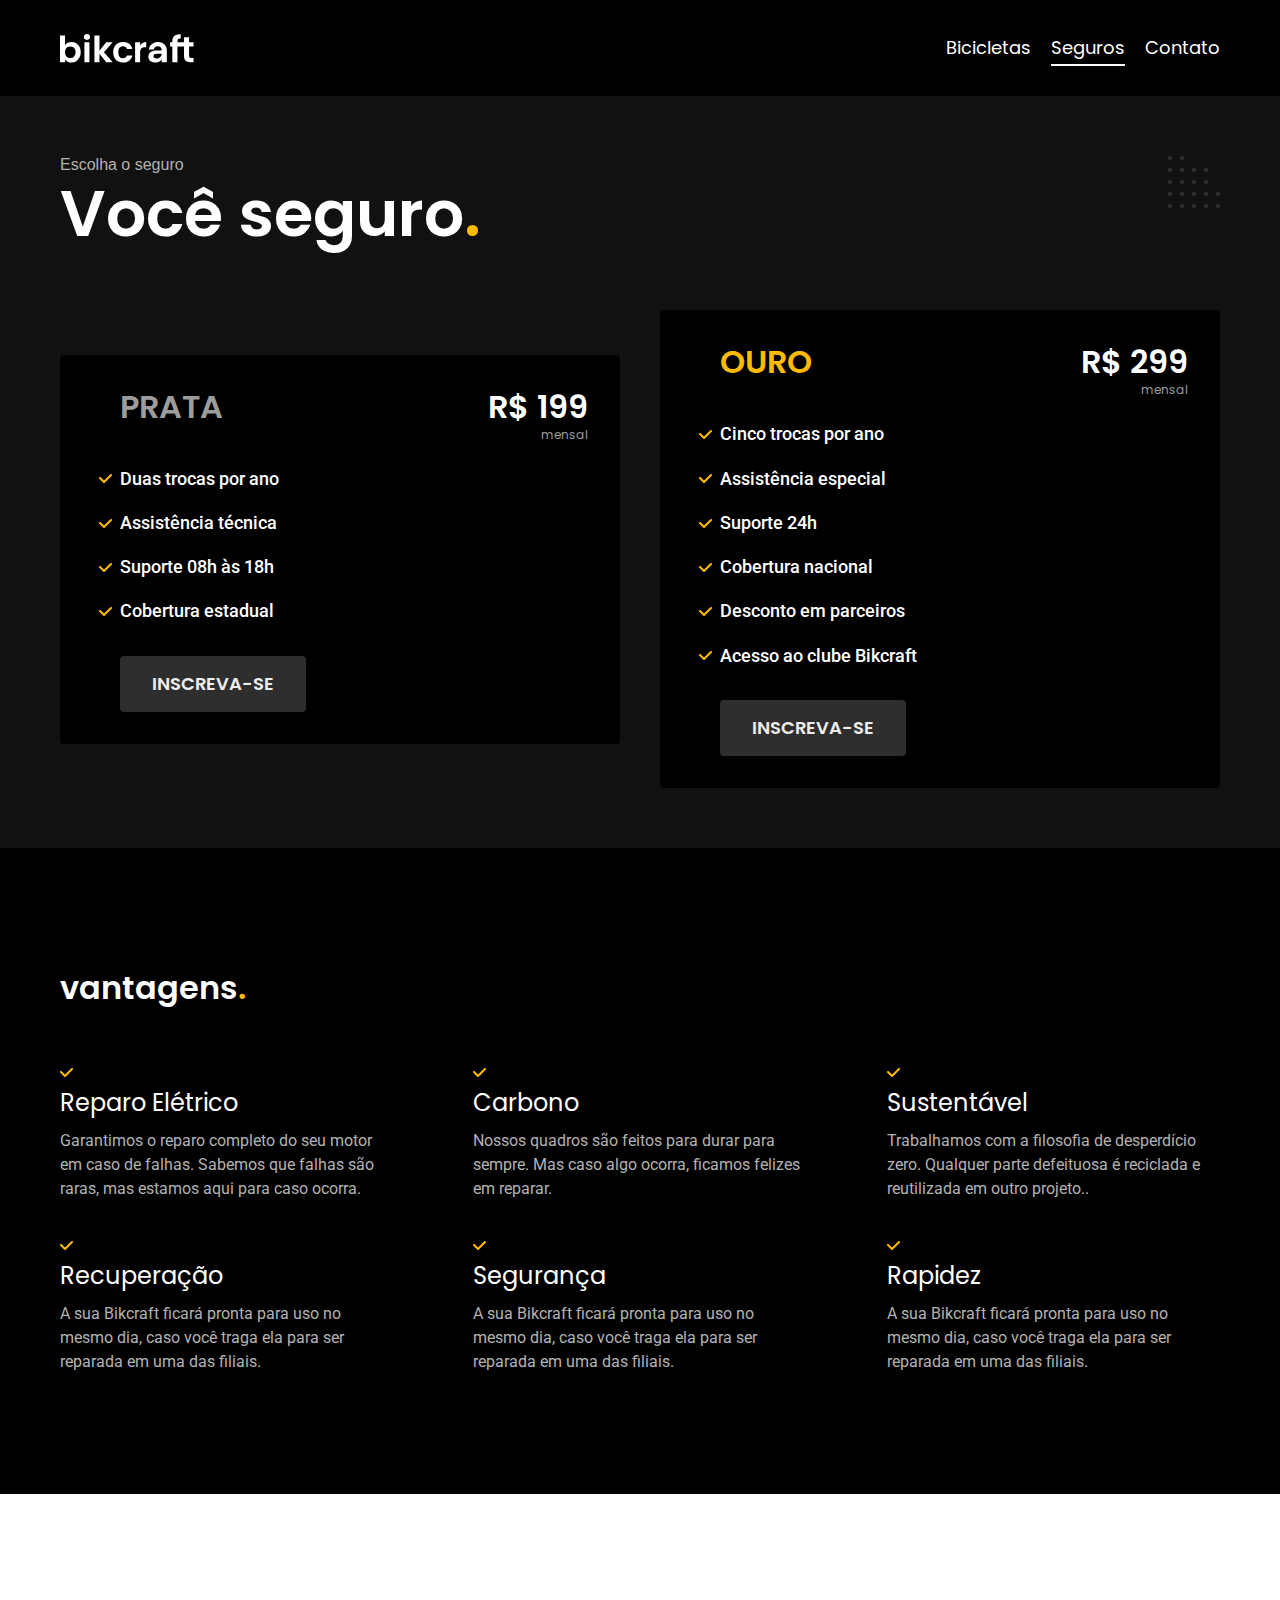
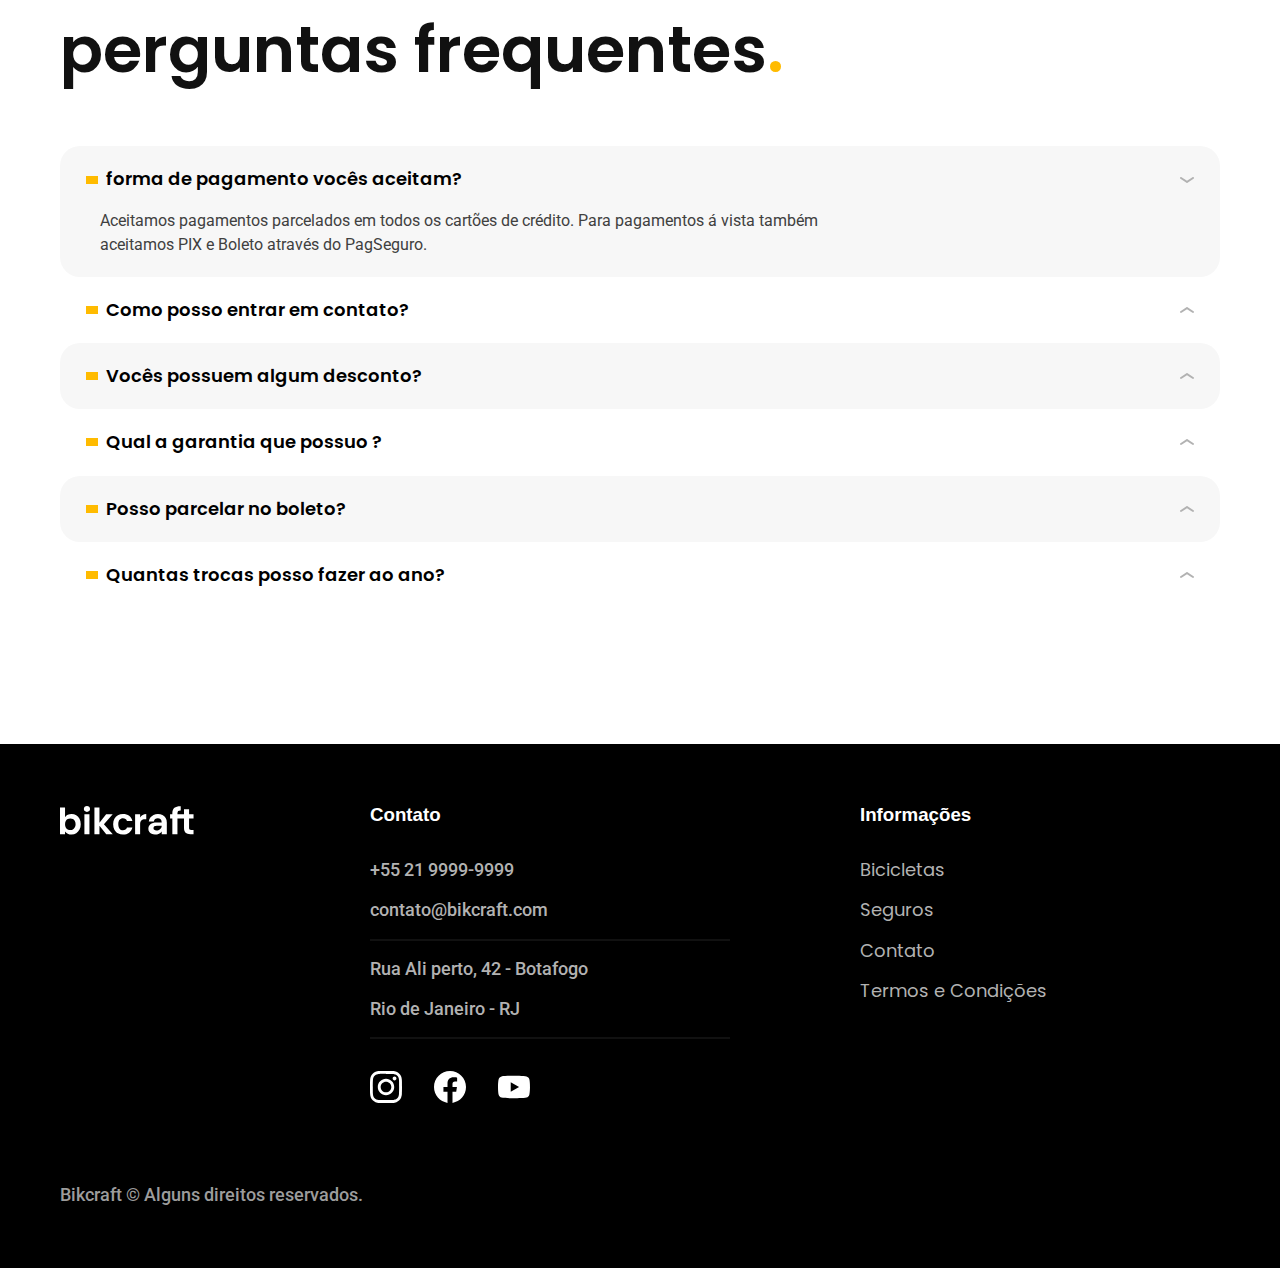
<file: seguros.html>
<!DOCTYPE html>
<html lang="pt-BR">

<head>
  <meta charset="UTF-8">
  <meta http-equiv="X-UA-Compatible" content="IE=edge">
  <meta name="viewport" content="width=device-width, initial-scale=1.0">

  <title>Seguros | Bikcraft</title>
  <meta name="description" content="Seguros"> 

    <link rel="icon" href="./favicon.svg" type="image/svg+xml">
  <link rel="preload" href="./css/style.min.css" as="style">
  <link rel="stylesheet" href="./css/style.min.css">
  <script>document.documentElement.classList.add('js');</script>
  <link rel="preconnect" href="https://fonts.googleapis.com">
  <link rel="preconnect" href="https://fonts.gstatic.com" crossorigin>
  <link rel="preconnect" href="https://fonts.googleapis.com">
  <link rel="preconnect" href="https://fonts.gstatic.com" crossorigin>
  <link href="https://fonts.googleapis.com/css2?family=Merriweather:ital,wght@1,900&family=Poppins:wght@400;600&family=Roboto:wght@400;500&display=swap" rel="stylesheet">

</head>  
<body id="seguros">
  <header class="header-bg">
    <div class="header container">
      <a href="./"><img src="./img/bikcraft.svg" alt="Bikcraft"></a>
      <nav aria-label="primaria">
        <ul class="header-menu font-1-m cor-0">
          <li><a href="./bicicletas.html">Bicicletas</a></li>
          <li><a href="./seguros.html">Seguros</a></li>
          <li><a href="./contato.html">Contato</a></li>
        </ul>
      </nav>
    </div>  
  </header>
  <main class="seguros-bg">
      <div class="titulo-bg">
          <div class="titulo container">
              <p class="font-2-1-b cor-5">Escolha o seguro</p>
              <h1 class="font-1-xxl cor-0">Você seguro<span class="cor-p1">.</span></h1>
          </div>
      </div>
  

    <div class="seguros container">
    <div class="seguros-item fadeInLeft" data-anime="200">
      <h3 class="font-1-xl cor-6">PRATA</h3>
      <span class="font-1-xl cor-0">R$ 199 <span class="font-1-xs cor-6">mensal</span></span>
      <ul class="font-2-m cor-0">
        <li>Duas trocas por ano</li>
        <li>Assistência técnica</li>
        <li>Suporte 08h às 18h</li>
        <li>Cobertura estadual</li>
      </ul>
      <a class="botao secundario" href="./orcamento.html?tipo=seguro&produto=prata">Inscreva-se</a>
    </div>

    <div class="seguros-item fadeInRight" data-anime="400">
      <h3 class="font-1-xl cor-p1">OURO</h3>
      <span class="font-1-xl cor-0">R$ 299 <span class="font-1-xs cor-6">mensal</span></span>
      <ul class="font-2-m cor-0">
        <li>Cinco trocas por ano</li>
        <li>Assistência especial</li>
        <li>Suporte 24h</li>
        <li>Cobertura nacional</li>
        <li>Desconto em parceiros</li>
        <li>Acesso ao clube Bikcraft</li>
      </ul>
      <a class="botao secundario" href="./orcamento.html?tipo=seguro&produto=ouro">Inscreva-se</a>
     </div>
    </div> 


  </main>
  
  <article class="vantagens-bg">
    <div class="vantagens container">
      <h2 class="font-1-xl cor-0">vantagens<span class="cor-p1">.</span></h2>
      <ul>
        <li>
          <img src="./img/icones/lista.svg" alt="">
          <h3 class="font-1-l cor-0">Reparo Elétrico</h3>
          <p class="font-2-s cor-5">Garantimos o reparo completo do seu motor em caso de falhas. Sabemos que falhas são raras, mas estamos aqui para caso ocorra.</p>
        </li>

        <li>
          <img src="./img/icones/lista.svg" alt="">
          <h3 class="font-1-l cor-0">Carbono</h3>
          <p class="font-2-s cor-5">Nossos quadros são feitos para durar para sempre. Mas caso algo ocorra, ficamos felizes em reparar.</p>
        </li>

        <li>
          <img src="./img/icones/lista.svg" alt="">
          <h3 class="font-1-l cor-0">Sustentável</h3>
          <Trabalhamos class="font-2-s cor-5">Trabalhamos com a filosofia de desperdício zero. Qualquer parte defeituosa é reciclada e reutilizada em outro projeto..</p>
        </li>

        <li>
          <img src="./img/icones/lista.svg" alt="">
          <h3 class="font-1-l cor-0">Recuperação</h3>
          <p class="font-2-s cor-5">A sua Bikcraft ficará pronta para uso no mesmo dia, caso você traga ela para ser reparada em uma das filiais.</p>
        </li>

        <li>
          <img src="./img/icones/lista.svg" alt="">
          <h3 class="font-1-l cor-0">Segurança</h3>
          <p class="font-2-s cor-5">A sua Bikcraft ficará pronta para uso no mesmo dia, caso você traga ela para ser reparada em uma das filiais.</p>
        </li>

        <li>
          <img src="./img/icones/lista.svg" alt="">
          <h3 class="font-1-l cor-0">Rapidez</h3>
          <p class="font-2-s cor-5">A sua Bikcraft ficará pronta para uso no mesmo dia, caso você traga ela para ser reparada em uma das filiais.</p>
        </li>
      </ul>
    </div>
  
  </article>

  <article class="perguntas container">
    <h2 class="font-1-xxl">perguntas frequentes<span class="cor-p1">.</span></h2>

    <dl>
      <div>
        <dt><button class="font-1-mb" aria-controls="pergunta1" aria-expanded="true"> forma de pagamento vocês aceitam?</button></dt>
        <dd id="pergunta1" class="font-2-s cor-9 ativa">Aceitamos pagamentos parcelados em todos os cartões de crédito. Para pagamentos á vista também aceitamos PIX e Boleto através do PagSeguro.</dd>
      </div>
      <div>
        <dt><button class="font-1-mb" aria-controls="pergunta2" aria-expanded="false">Como posso entrar em contato?</button></dt>
        <dd id="pergunta2" class="font-2-s cor-9">Aceitamos pagamentos parcelados em todos os cartões de crédito. Para pagamentos á vista também aceitamos PIX e Boleto através do PagSeguro.</dd>
      </div>
      <div>
        <dt><button class="font-1-mb" aria-controls="pergunta3" aria-expanded="false">Vocês possuem algum desconto?</button></button></dt>
        <dd id="pergunta3" class="font-2-s cor-9">Aceitamos pagamentos parcelados em todos os cartões de crédito. Para pagamentos á vista também aceitamos PIX e Boleto através do PagSeguro.</dd>
      </div>
      <div>
        <dt><button class="font-1-mb" aria-controls="pergunta4" aria-expanded="false">Qual a garantia que possuo ?</button></dt>
        <dd id="pergunta4" class="font-2-s cor-9">Aceitamos pagamentos parcelados em todos os cartões de crédito. Para pagamentos á vista também aceitamos PIX e Boleto através do PagSeguro.</dd>
      </div>
      <div>
        <dt><button class="font-1-mb" aria-controls="pergunta5" aria-expanded="false">Posso parcelar no boleto?</button></dt>
        <dd id="pergunta5" class="font-2-s cor-9">Aceitamos pagamentos parcelados em todos os cartões de crédito. Para pagamentos á vista também aceitamos PIX e Boleto através do PagSeguro.</dd>
      </div>
      <div>
        <dt><button class="font-1-mb" aria-controls="pergunta6" aria-expanded="false">Quantas trocas posso fazer ao ano?</button></dt>
        <dd id="pergunta6" class="font-2-s cor-9">Aceitamos pagamentos parcelados em todos os cartões de crédito. Para pagamentos á vista também aceitamos PIX e Boleto através do PagSeguro.</dd>
      </div>
    </dl>

  </article>

  <footer class="footer-bg">
    <div class="footer container">
      <img src="./img/bikcraft.svg" alt="Bikcraft">
      <div class="footer-contato">
        <h3 class="font-2-l-b cor-0">Contato</h3>
        <ul class="font-2-m cor-5">
          <li><a href="tel:+552199999999">+55 21 9999-9999</a></li>
          <li><a href="mailto:contato@bikcraft.com">contato@bikcraft.com</a></li>
          <li>Rua Ali perto, 42 - Botafogo</li>
          <li>Rio de Janeiro - RJ</li>
        </ul>
          <div class="footer-redes">
            <a href="./">
              <img src="./img/redes/instagram.svg" alt="Instagram">
            </a>
            <a href="./">
              <img src="./img/redes/facebook.svg" alt="facebook">
            </a>
            <a href="./">
              <img src="./img/redes/youtube.svg" alt="Youtube">
            </a>
          </div>

      </div>
      <div class="footer-informacoes">
        <h3 class="font-2-l-b cor-0">Informações</h3>
        <nav>
          <ul class="font-1-m cor-5">
            <li><a href="./bicicletas/html">Bicicletas</a></li>
            <li><a href="./seguros/html">Seguros</a></li>
            <li><a href="./contato/html">Contato</a></li>
            <li><a href="./termos/html">Termos e Condições</a></li>
          </ul>
        </nav>
      </div>
      <p class="footer-copy font-2-m cor-6">Bikcraft © Alguns direitos reservados.</p>
    </div>
  </footer>
  <script src="./js/plugins/simple-anime.js"></script>
  <script src="./js/script.js"></script>
</body>
</html>
</file>
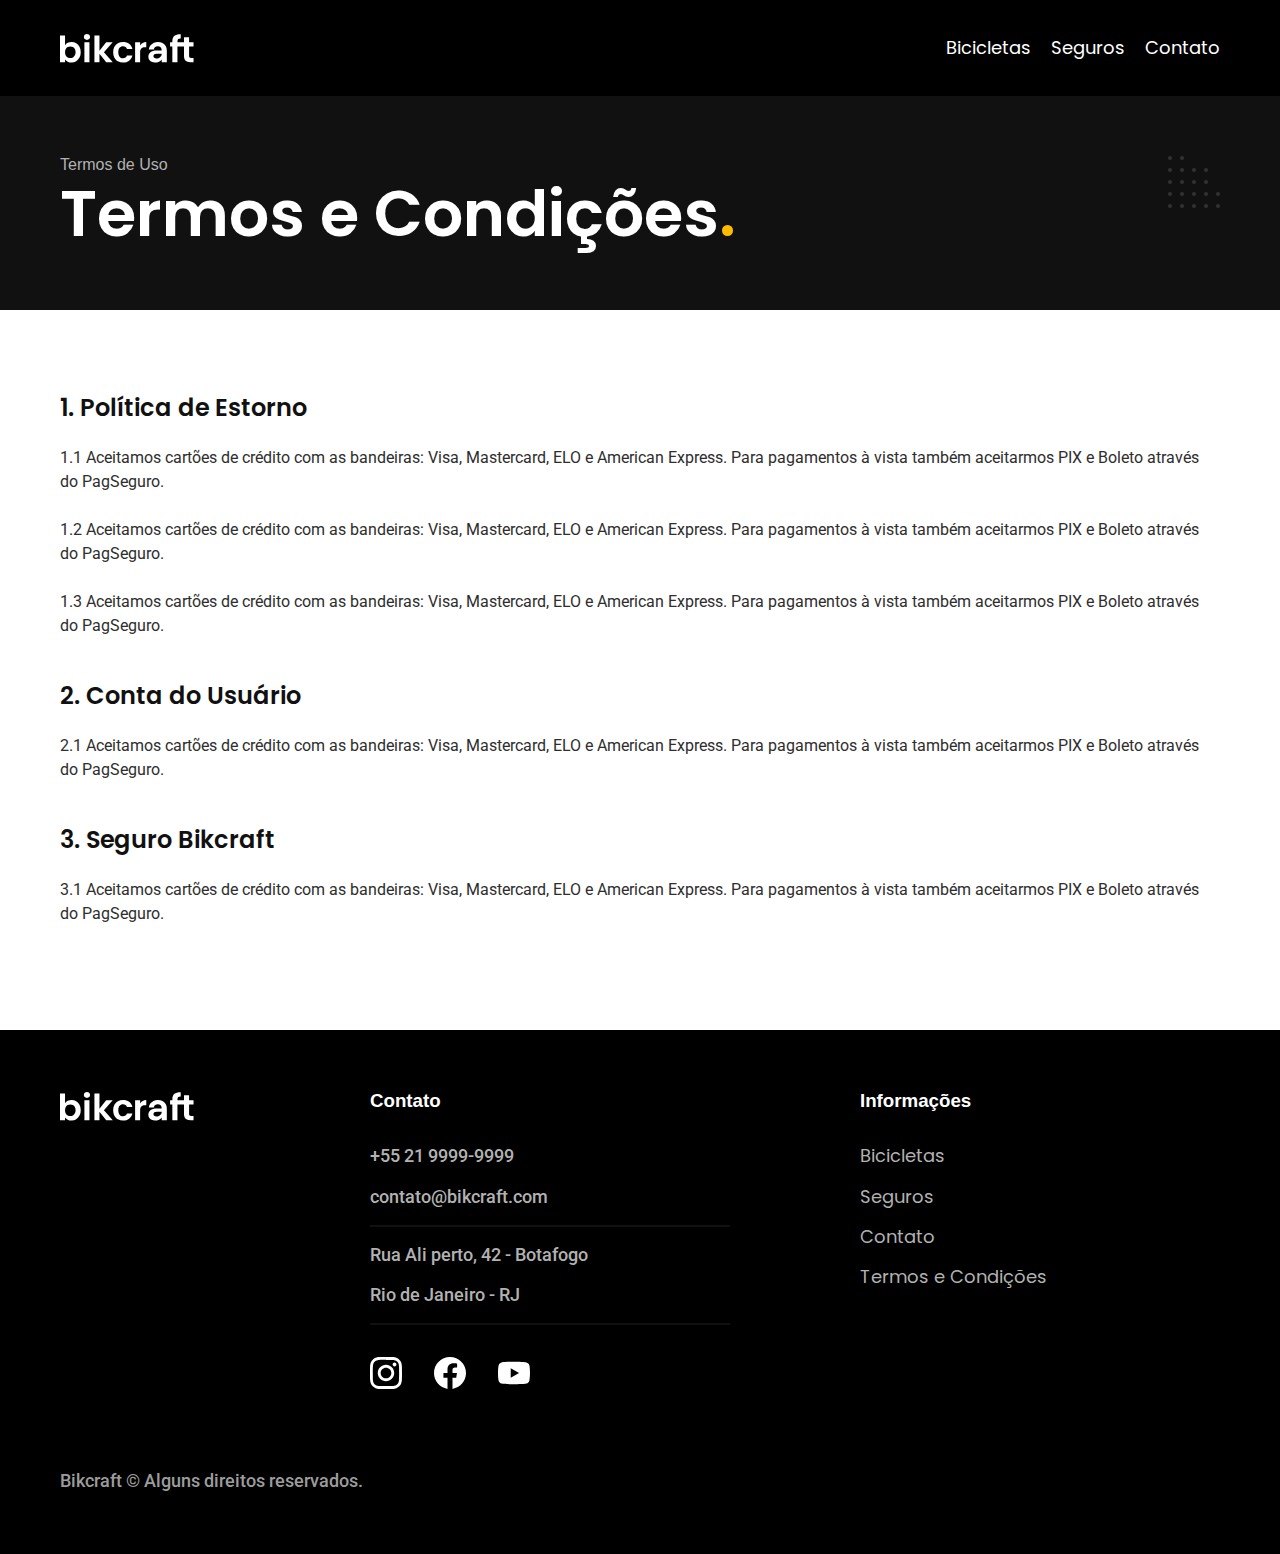
<file: termos.html>
<!DOCTYPE html>
<html lang="pt-BR">

<head>
  <meta charset="UTF-8">
  <meta http-equiv="X-UA-Compatible" content="IE=edge">
  <meta name="viewport" content="width=device-width, initial-scale=1.0">

  <title>Termos e Condições | Bikcraft</title>
  <meta name="description" content="Termos e Condições"> 

    <link rel="icon" href="./favicon.svg" type="image/svg+xml">
  <link rel="preload" href="./css/style.min.css" as="style">
  <link rel="stylesheet" href="./css/style.min.css">
  <script>document.documentElement.classList.add('js');</script>
  <link rel="preconnect" href="https://fonts.googleapis.com">
  <link rel="preconnect" href="https://fonts.gstatic.com" crossorigin>
  <link rel="preconnect" href="https://fonts.googleapis.com">
  <link rel="preconnect" href="https://fonts.gstatic.com" crossorigin>
  <link href="https://fonts.googleapis.com/css2?family=Merriweather:ital,wght@1,900&family=Poppins:wght@400;600&family=Roboto:wght@400;500&display=swap" rel="stylesheet">

</head>  
<body id="termos">
  <header class="header-bg">
    <div class="header container">
      <a href="./"><img src="./img/bikcraft.svg" alt="Bikcraft"></a>
      <nav aria-label="primaria">
        <ul class="header-menu font-1-m cor-0">
          <li><a href="./bicicletas.html">Bicicletas</a></li>
          <li><a href="./seguros.html">Seguros</a></li>
          <li><a href="./contato.html">Contato</a></li>
        </ul>
      </nav>
    </div>  
  </header>
  <main>
      <div class="titulo-bg">
          <div class="titulo container">
              <p class="font-2-1-b cor-5">Termos de Uso</p>
              <h1 class="font-1-xxl cor-0">Termos e Condições<span class="cor-p1">.</span></h1>

          </div>

      </div>
      <div class="termos font-2-s cor-10 container">
          <h2 class="font-1-l cor-11">1. Política de Estorno</h2>
            <p>1.1 Aceitamos cartões de crédito com as bandeiras: Visa, Mastercard, ELO e American Express. Para pagamentos à vista também aceitarmos PIX e Boleto através do PagSeguro.</p>
            <p>1.2 Aceitamos cartões de crédito com as bandeiras: Visa, Mastercard, ELO e American Express. Para pagamentos à vista também aceitarmos PIX e Boleto através do PagSeguro.</p>
            <p>1.3 Aceitamos cartões de crédito com as bandeiras: Visa, Mastercard, ELO e American Express. Para pagamentos à vista também aceitarmos PIX e Boleto através do PagSeguro.</p>
            <h2 class="font-1-l cor-11">2. Conta do Usuário</h2>
            <p>2.1 Aceitamos cartões de crédito com as bandeiras: Visa, Mastercard, ELO e American Express. Para pagamentos à vista também aceitarmos PIX e Boleto através do PagSeguro.</p>
            <h2 class="font-1-l cor-11">3. Seguro Bikcraft</h2>
            <p>3.1 Aceitamos cartões de crédito com as bandeiras: Visa, Mastercard, ELO e American Express. Para pagamentos à vista também aceitarmos PIX e Boleto através do PagSeguro.</p>



        </div>
  </main>
  
  <footer class="footer-bg">
    <div class="footer container">
      <img src="./img/bikcraft.svg" alt="Bikcraft">
      <div class="footer-contato">
        <h3 class="font-2-l-b cor-0">Contato</h3>
        <ul class="font-2-m cor-5">
          <li><a href="tel:+552199999999">+55 21 9999-9999</a></li>
          <li><a href="mailto:contato@bikcraft.com">contato@bikcraft.com</a></li>
          <li>Rua Ali perto, 42 - Botafogo</li>
          <li>Rio de Janeiro - RJ</li>
        </ul>
          <div class="footer-redes">
            <a href="./">
              <img src="./img/redes/instagram.svg" alt="Instagram">
            </a>
            <a href="./">
              <img src="./img/redes/facebook.svg" alt="facebook">
            </a>
            <a href="./">
              <img src="./img/redes/youtube.svg" alt="Youtube">
            </a>
          </div>

      </div>
      <div class="footer-informacoes">
        <h3 class="font-2-l-b cor-0">Informações</h3>
        <nav>
          <ul class="font-1-m cor-5">
            <li><a href="./bicicletas/html">Bicicletas</a></li>
            <li><a href="./seguros/html">Seguros</a></li>
            <li><a href="./contato/html">Contato</a></li>
            <li><a href="./termos/html">Termos e Condições</a></li>
          </ul>
        </nav>
      </div>
      <p class="footer-copy font-2-m cor-6">Bikcraft © Alguns direitos reservados.</p>
    </div>
  </footer>
  <script src="./js/script.js"></script>
</body>
</html>
</file>
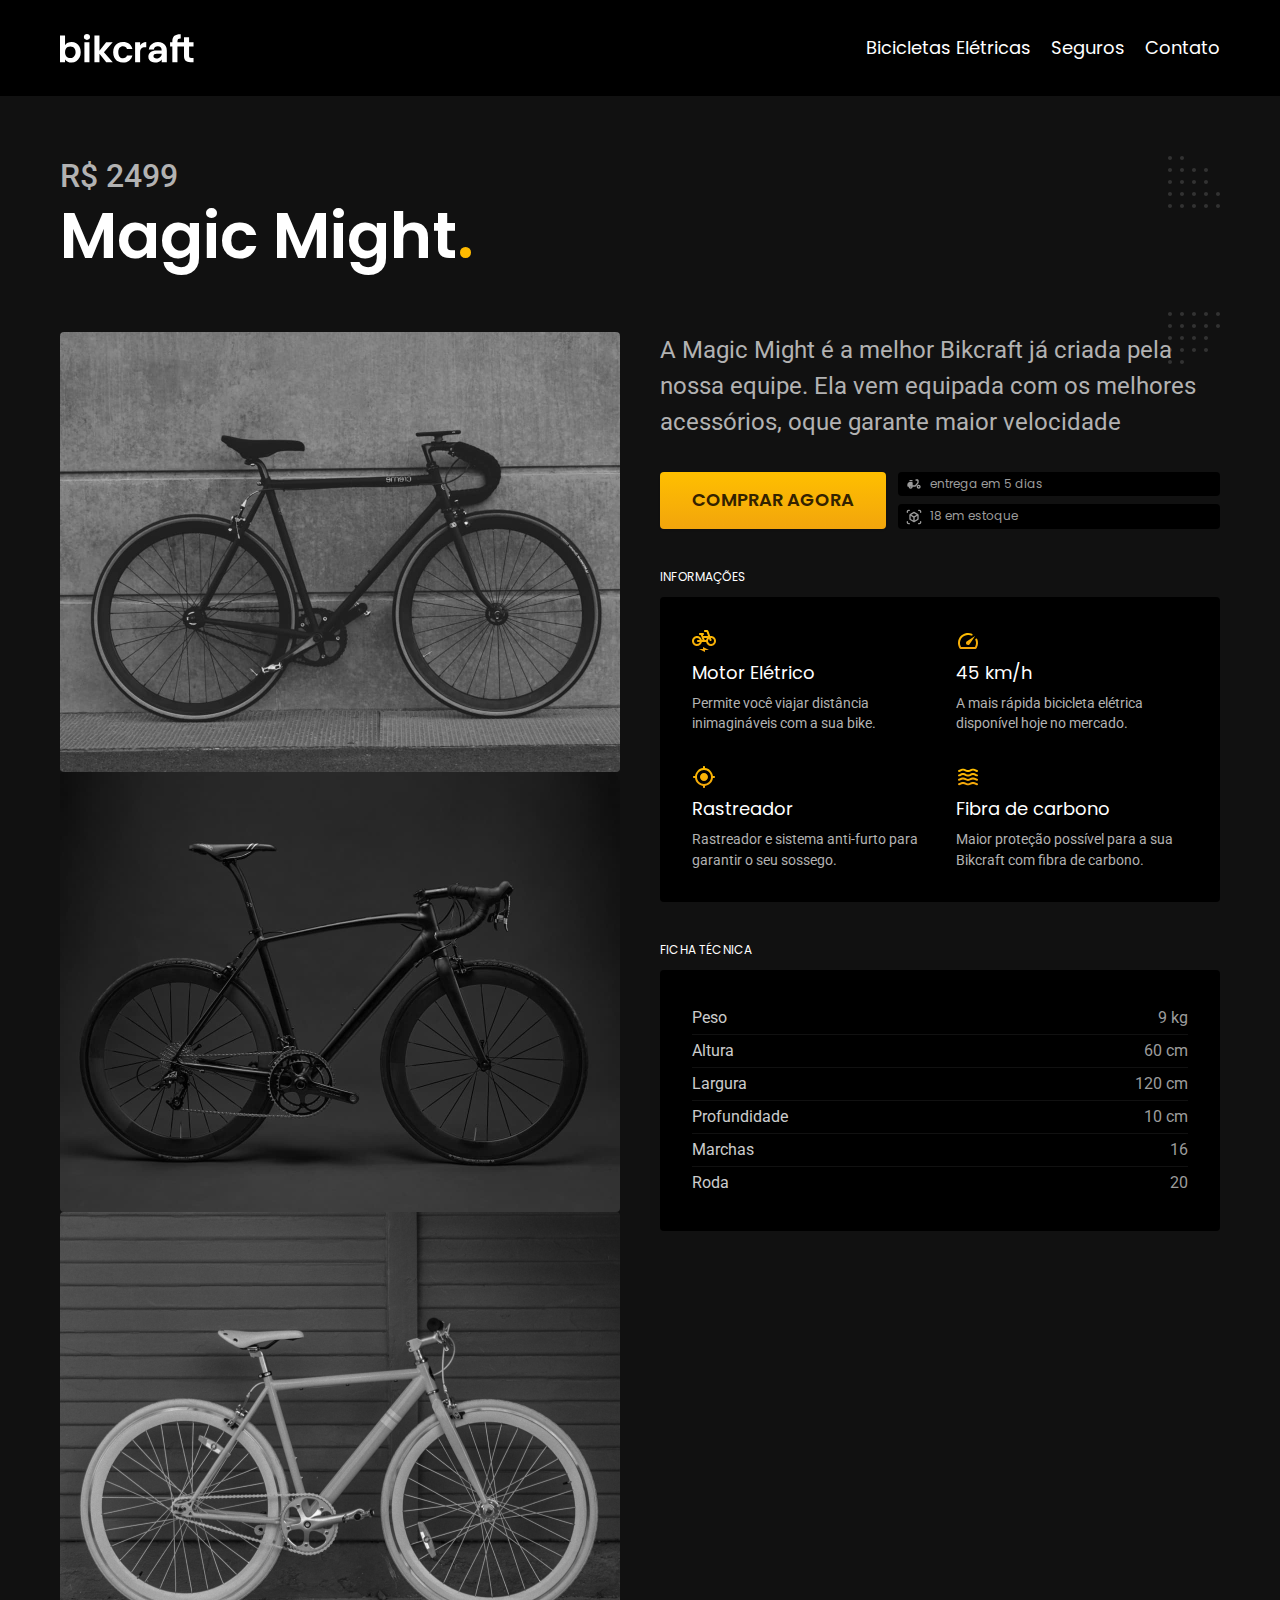
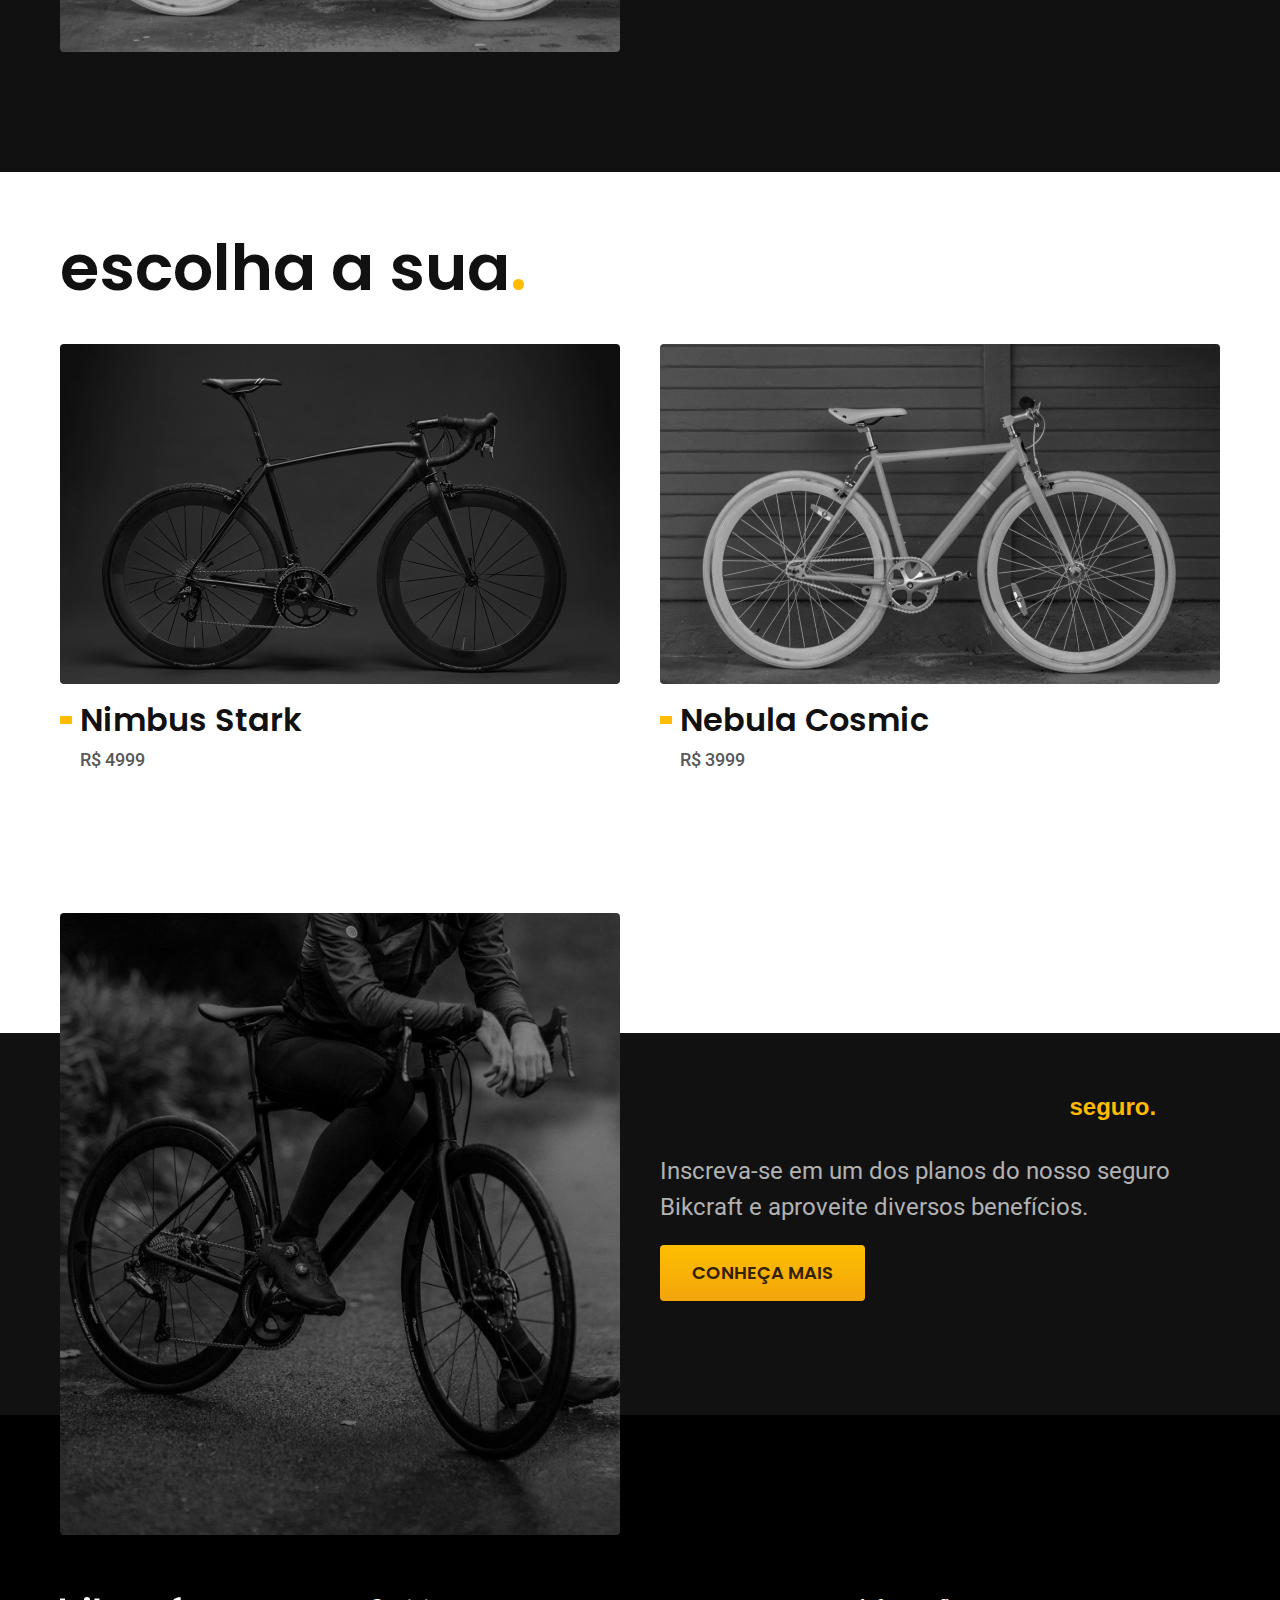
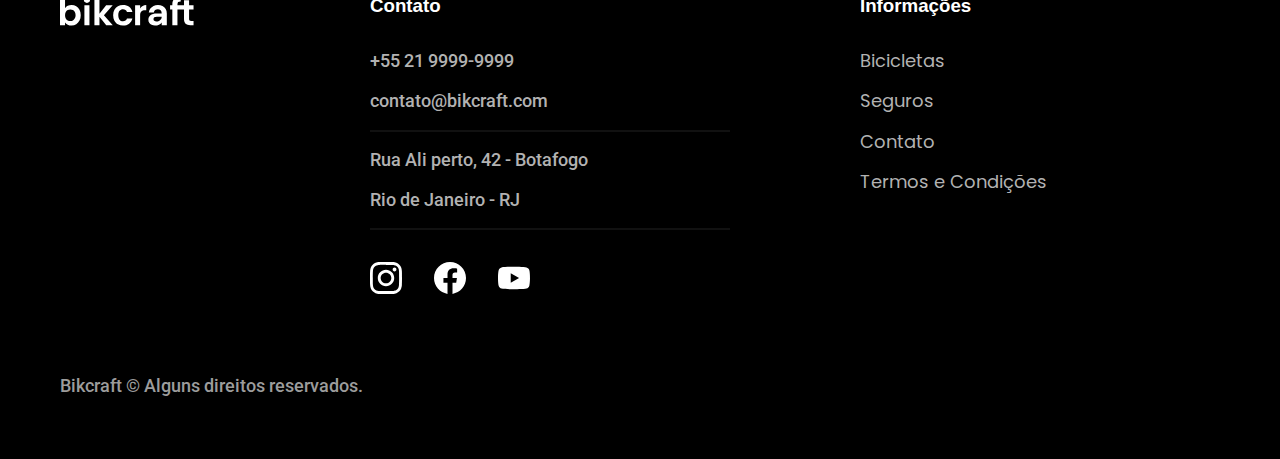
<file: bicicletas/magic.html>
<!DOCTYPE html>
<html lang="pt-BR">

<head>
  <meta charset="UTF-8">
  <meta http-equiv="X-UA-Compatible" content="IE=edge">
  <meta name="viewport" content="width=device-width, initial-scale=1.0">

  <title>Magic | Bikcraft</title>
  <meta name="description" content=" Magic"> 
  <link rel="icon" href="../favicon.svg" type="image/svg+xml">
  <link rel="stylesheet" href="../css/style.min.css">
  <script>document.documentElement.classList.add('js');</script>
  <link rel="preconnect" href="https://fonts.googleapis.com">
  <link rel="preconnect" href="https://fonts.gstatic.com" crossorigin>
  <link rel="preconnect" href="https://fonts.googleapis.com">
  <link rel="preconnect" href="https://fonts.gstatic.com" crossorigin>
  <link href="https://fonts.googleapis.com/css2?family=Merriweather:ital,wght@1,900&family=Poppins:wght@400;600&family=Roboto:wght@400;500&display=swap" rel="stylesheet">
<script>document.documentElement.classList.add('js');</script>
</head>  
<body id="bicicleta">
  <header class="header-bg">
    <div class="header container">
      <a href="../"><img src="../img/bikcraft.svg" alt="Bikcraft"></a>
      <nav aria-label="primaria">
        <ul class="header-menu font-1-m cor-0">
          <li><a href="../bicicletas.html">Bicicletas Elétricas</a></li>
          <li><a href="../seguros.html">Seguros</a></li>
          <li><a href="../contatos.html">Contato</a></li>
        </ul>
      </nav>
    </div>  
  </header>
  <main class="titulo-bg">
      <div>
          <div class="titulo container">
              <p class="font-2-xl cor-5">R$ 2499</p>
              <h1 class="font-1-xxl cor-0">Magic Might<span class="cor-p1">.</span></h1>
          </div>
          </div>
      <div class="bicicleta container">
        <div class="bicicletas-imagens">
          <img src="../img/bicicleta/nimbus2.jpg" alt="Bicicleta 1">  
          <img src="../img/bicicleta/nimbus1.jpg" alt="Bicicleta 2">
          <img src="../img/bicicleta/nimbus3.jpg" alt="Bicicleta 3">
          </div>
        <div class="bicicleta-conteudo">
          <p class="font-2-l cor-5">A Magic Might é a melhor Bikcraft já criada pela nossa equipe. Ela vem equipada com os melhores acessórios, oque garante maior velocidade</p>
          <div class="bicicleta-comprar">
            <a class="botao" href="../orcamento.html?tipo=bikcraft&produto=magic">Comprar agora</a>
            <span class="font-1-xs cor-6"><img src="../img/icones/entrega.svg" alt=""> entrega em 5 dias</span>
            <span class="font-1-xs cor-6"><img src="../img/icones/estoque.svg" alt=""> 18 em estoque</span>
          </div>
        
        
      <div>
        <h2 class="font-1-xs cor-0">Informações</h2>
        <ul class="bicicleta-informacoes">
          <li>
            <img src="../img/icones/eletrica.svg" alt="">
            <h3 class="font-1-m cor-0">Motor Elétrico</h3>
            <p class="font-2-xs cor-5">Permite você viajar distância inimagináveis com a sua bike.</p>
          </li>
          <li>
            <img src="../img/icones/velocidade.svg" alt="">
            <h3 class="font-1-m cor-0">45 km/h</h3>
            <p class="font-2-xs cor-5">A mais rápida bicicleta elétrica disponível hoje no mercado.</p>
          </li>
          <li>
            <img src="../img/icones/rastreador.svg" alt="">
            <h3 class="font-1-m cor-0">Rastreador</h3>
            <p class="font-2-xs cor-5">Rastreador e sistema anti-furto para garantir o seu sossego.</p>
          </li>
          <li>
            <img src="../img/icones/carbono.svg" alt="">
            <h3 class="font-1-m cor-0">Fibra de carbono</h3>
            <p class="font-2-xs cor-5">Maior proteção possível para a sua Bikcraft com fibra de carbono.</p>
          </li>
          
        </ul>
        <h2 class="font-1-xs cor-0">Ficha Técnica</h2>
        <ul class="bicicleta-ficha font-2-s cor-4">
          <li>Peso <span>9 kg</span></li>
          <li>Altura <span>60 cm</span></li>
          <li>Largura <span>120 cm</span></li>
          <li>Profundidade <span>10 cm</span></li>
          <li>Marchas <span>16</span></li>
          <li>Roda <span>20</span></li>
        </div>
        </ul>
      </div>
      </div>
  </main>
  
  <article class="bicicletas-lista container">
    <h2 class="font-1-xxl">escolha a sua<span class="cor-p1">.</span></h2>
     
    <ul>
        <li>
          <a href="./nimbus.html">
          <img src="../img/bicicletas/nimbus.jpg" alt="Bicicleta preta">
          <h3 class="font-1-xl">Nimbus Stark</h3>
          <span class="font-2-m cor-8">R$ 4999</span>
        </a>
        </li>
        <li>
          <a href="./nebula.html">
          <img src="../img/bicicletas/nebula.jpg" alt="Bicicleta preta">
          <h3 class="font-1-xl">Nebula Cosmic</h3>
          <span class="font-2-m cor-8">R$ 3999</span>
        </a>
        </li>
    </ul>
    </article>

    <article class="seguro-bg">
        <div class="seguro container">
          <div class="seguro-imagem">
            <img src="../img/fotos/seguros.jpg" alt="Pessoa parada em cima de uma bicicleta">
          </div>
          <div class="seguro-conteudo">
            <h2>Pedale mais tranquilo com o nosso <span class="cor-p1">seguro.</span></h2>
            <p class="font-2-l cor-5">Inscreva-se em um dos planos do nosso seguro Bikcraft e aproveite diversos benefícios.</p>
            <a class="botao" href="../seguros.html">Conheça Mais</a>
          </div>
        </div>
    </article>
  <footer class="footer-bg">
    <div class="footer container">
      <img src="../img/bikcraft.svg" alt="Bikcraft">
      <div class="footer-contato">
        <h3 class="font-2-l-b cor-0">Contato</h3>
        <ul class="font-2-m cor-5">
          <li><a href="tel:+552199999999">+55 21 9999-9999</a></li>
          <li><a href="mailto:contato@bikcraft.com">contato@bikcraft.com</a></li>
          <li>Rua Ali perto, 42 - Botafogo</li>
          <li>Rio de Janeiro - RJ</li>
        </ul>
          <div class="footer-redes">
            <a href="../">
              <img src="../img/redes/instagram.svg" alt="Instagram">
            </a>
            <a href="../">
              <img src="../img/redes/facebook.svg" alt="facebook">
            </a>
            <a href="../">
              <img src="../img/redes/youtube.svg" alt="Youtube">
            </a>
          </div>

      </div>
      <div class="footer-informacoes">
        <h3 class="font-2-l-b cor-0">Informações</h3>
        <nav>
          <ul class="font-1-m cor-5">
            <li><a href="../bicicletas.html">Bicicletas</a></li>
            <li><a href="../seguros.html">Seguros</a></li>
            <li><a href="../contato.html">Contato</a></li>
            <li><a href="../termos.html">Termos e Condições</a></li>
          </ul>
        </nav>
      </div>
      <p class="footer-copy font-2-m cor-6">Bikcraft © Alguns direitos reservados.</p>
    </div>
  </footer>
  <script src="../js/script.js"></script>
</body>
</html>
</file>
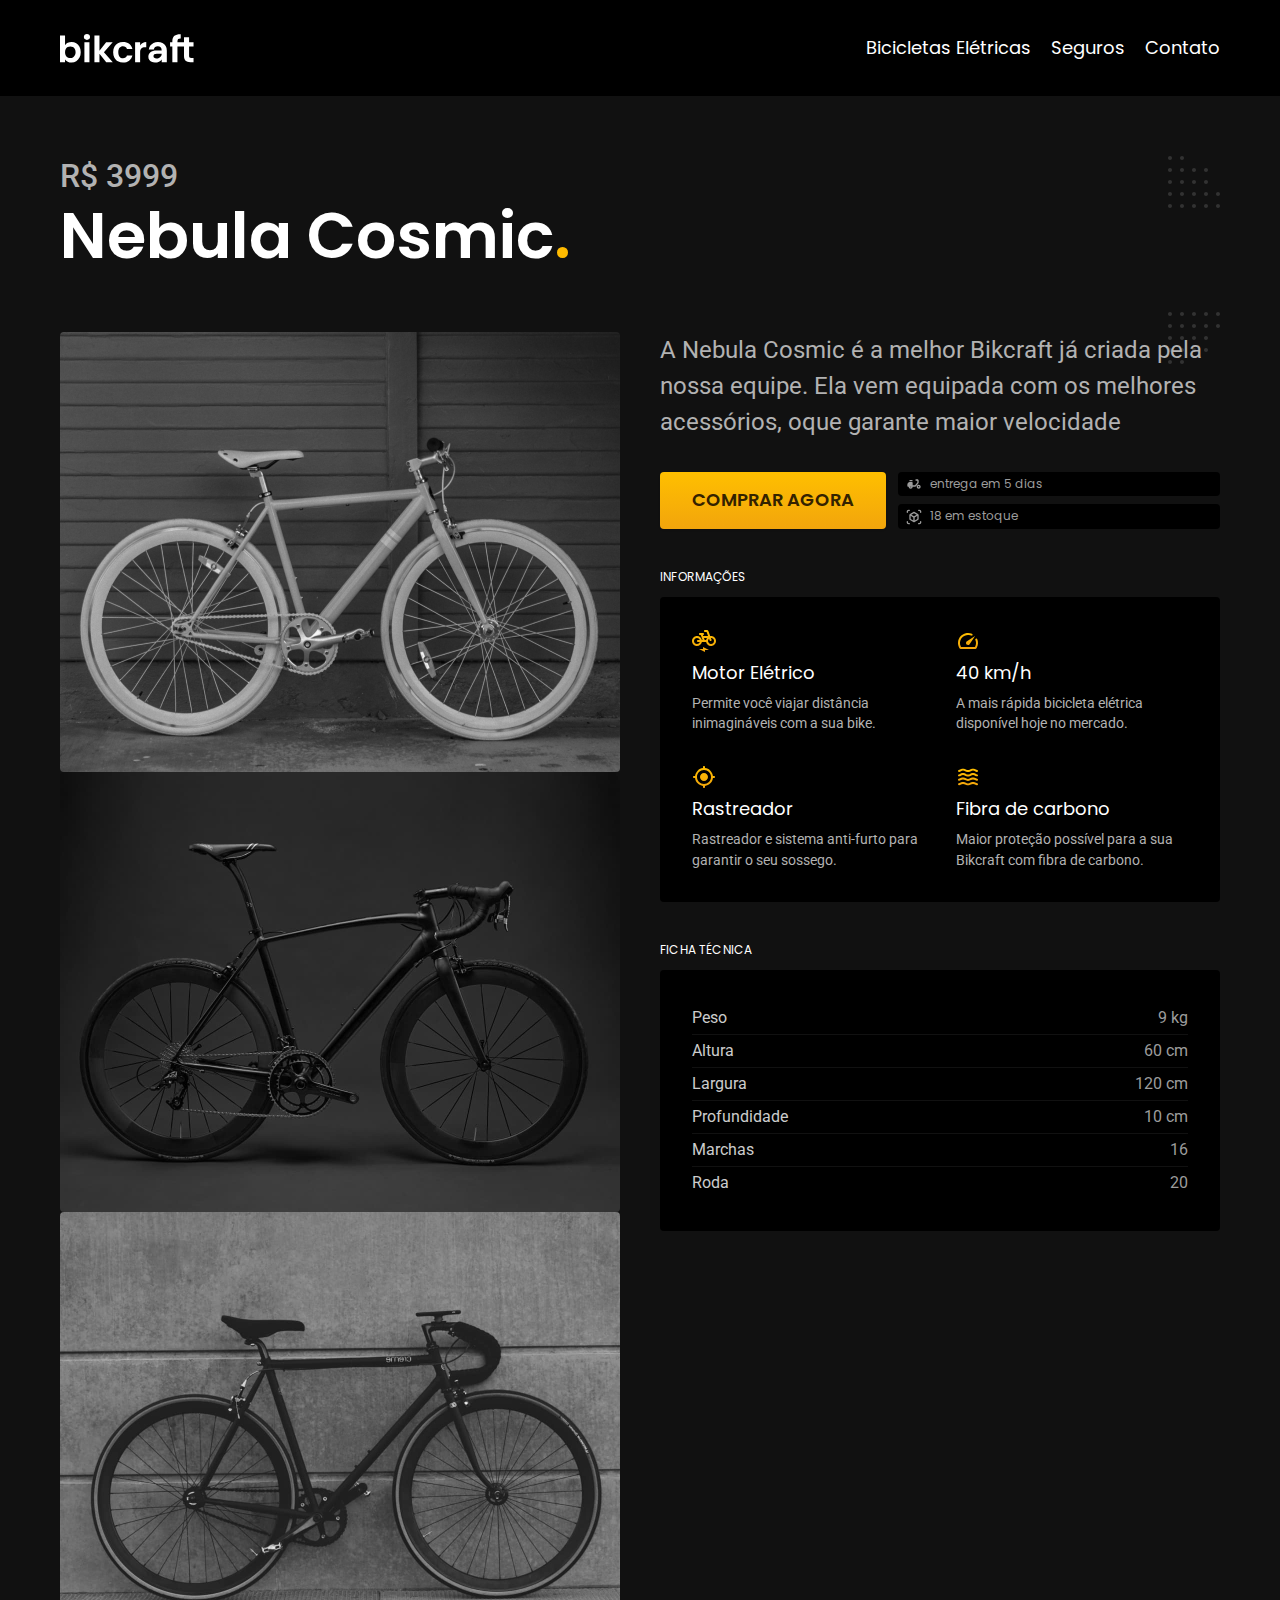
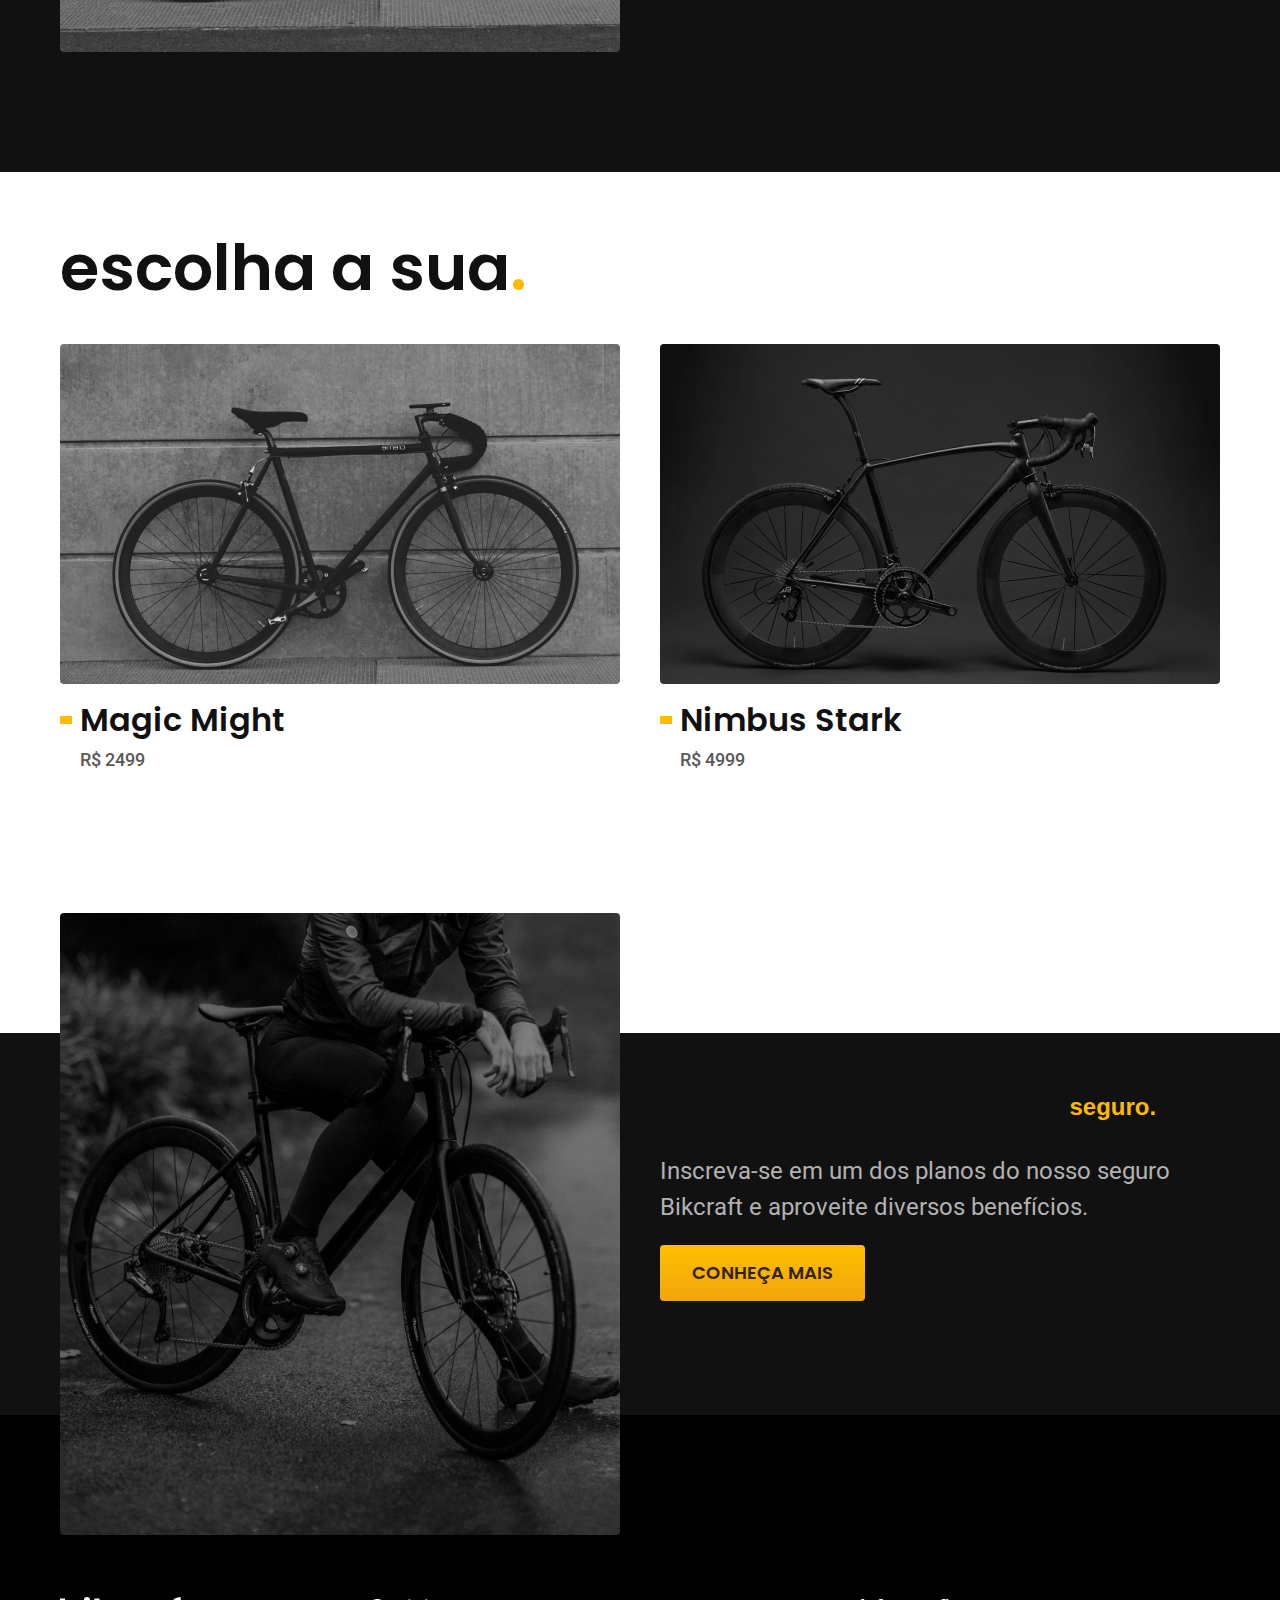
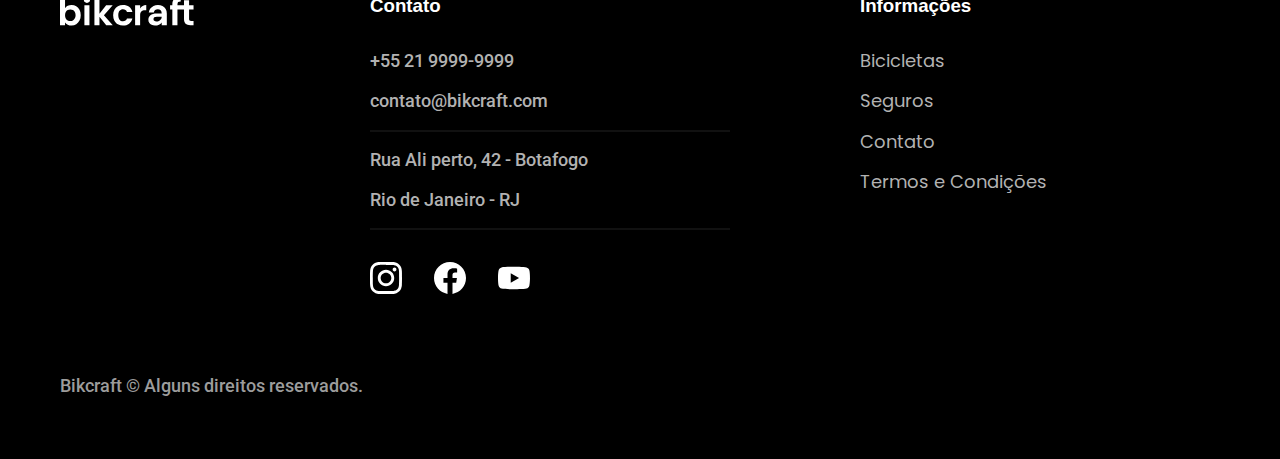
<file: bicicletas/nebula.html>
<!DOCTYPE html>
<html lang="pt-BR">

<head>
  <meta charset="UTF-8">
  <meta http-equiv="X-UA-Compatible" content="IE=edge">
  <meta name="viewport" content="width=device-width, initial-scale=1.0">

  <title>Nebula | Bikcraft</title>
  <meta name="description" content=" Nebula"> 
  <link rel="icon" href="../favicon.svg" type="image/svg+xml">
  <link rel="stylesheet" href="../css/style.min.css">
  <script>document.documentElement.classList.add('js');</script>
  <link rel="preconnect" href="https://fonts.googleapis.com">
  <link rel="preconnect" href="https://fonts.gstatic.com" crossorigin>
  <link rel="preconnect" href="https://fonts.googleapis.com">
  <link rel="preconnect" href="https://fonts.gstatic.com" crossorigin>
  <link href="https://fonts.googleapis.com/css2?family=Merriweather:ital,wght@1,900&family=Poppins:wght@400;600&family=Roboto:wght@400;500&display=swap" rel="stylesheet">
<script>document.documentElement.classList.add('js');</script>
</head>  
<body id="bicicleta">
  <header class="header-bg">
    <div class="header container">
      <a href="../"><img src="../img/bikcraft.svg" alt="Bikcraft"></a>
      <nav aria-label="primaria">
        <ul class="header-menu font-1-m cor-0">
          <li><a href="../bicicletas.html">Bicicletas Elétricas</a></li>
          <li><a href="../seguros.html">Seguros</a></li>
          <li><a href="../contatos.html">Contato</a></li>
        </ul>
      </nav>
    </div>  
  </header>
  <main class="titulo-bg">
      <div>
          <div class="titulo container">
              <p class="font-2-xl cor-5">R$ 3999</p>
              <h1 class="font-1-xxl cor-0">Nebula Cosmic<span class="cor-p1">.</span></h1>
          </div>
          </div>
      <div class="bicicleta container">
        <div class="bicicletas-imagens">
          <img src="../img/bicicleta/nimbus3.jpg" alt="Bicicleta 1">
          <img src="../img/bicicleta/nimbus1.jpg" alt="Bicicleta 2">
          <img src="../img/bicicleta/nimbus2.jpg" alt="Bicicleta 3">
          </div>
        <div class="bicicleta-conteudo">
          <p class="font-2-l cor-5">A Nebula Cosmic é a melhor Bikcraft já criada pela nossa equipe. Ela vem equipada com os melhores acessórios, oque garante maior velocidade</p>
          <div class="bicicleta-comprar">
            <a class="botao" href="../orcamento.html?tipo=bikcraft&produto=nebula">Comprar agora</a>
            <span class="font-1-xs cor-6"><img src="../img/icones/entrega.svg" alt=""> entrega em 5 dias</span>
            <span class="font-1-xs cor-6"><img src="../img/icones/estoque.svg" alt=""> 18 em estoque</span>
          </div>
        
        
      <div>
        <h2 class="font-1-xs cor-0">Informações</h2>
        <ul class="bicicleta-informacoes">
          <li>
            <img src="../img/icones/eletrica.svg" alt="">
            <h3 class="font-1-m cor-0">Motor Elétrico</h3>
            <p class="font-2-xs cor-5">Permite você viajar distância inimagináveis com a sua bike.</p>
          </li>
          <li>
            <img src="../img/icones/velocidade.svg" alt="">
            <h3 class="font-1-m cor-0">40 km/h</h3>
            <p class="font-2-xs cor-5">A mais rápida bicicleta elétrica disponível hoje no mercado.</p>
          </li>
          <li>
            <img src="../img/icones/rastreador.svg" alt="">
            <h3 class="font-1-m cor-0">Rastreador</h3>
            <p class="font-2-xs cor-5">Rastreador e sistema anti-furto para garantir o seu sossego.</p>
          </li>
          <li>
            <img src="../img/icones/carbono.svg" alt="">
            <h3 class="font-1-m cor-0">Fibra de carbono</h3>
            <p class="font-2-xs cor-5">Maior proteção possível para a sua Bikcraft com fibra de carbono.</p>
          </li>
          
        </ul>
        <h2 class="font-1-xs cor-0">Ficha Técnica</h2>
        <ul class="bicicleta-ficha font-2-s cor-4">
          <li>Peso <span>9 kg</span></li>
          <li>Altura <span>60 cm</span></li>
          <li>Largura <span>120 cm</span></li>
          <li>Profundidade <span>10 cm</span></li>
          <li>Marchas <span>16</span></li>
          <li>Roda <span>20</span></li>
        </div>
        </ul>
      </div>
      </div>
  </main>
  
  <article class="bicicletas-lista container">
    <h2 class="font-1-xxl">escolha a sua<span class="cor-p1">.</span></h2>
     
    <ul>
        <li>
          <a href="./magic.html">
          <img src="../img/bicicletas/magic.jpg" alt="Bicicleta preta">
          <h3 class="font-1-xl">Magic Might</h3>
          <span class="font-2-m cor-8">R$ 2499</span>
        </a>
        </li>
        <li>
          <a href="./nimbus.html">
          <img src="../img/bicicletas/nimbus.jpg" alt="Bicicleta preta">
          <h3 class="font-1-xl">Nimbus Stark</h3>
          <span class="font-2-m cor-8">R$ 4999</span>
        </a>
        </li>
    </ul>
    </article>

    <article class="seguro-bg">
        <div class="seguro container">
          <div class="seguro-imagem">
            <img src="../img/fotos/seguros.jpg" alt="Pessoa parada em cima de uma bicicleta">
          </div>
          <div class="seguro-conteudo">
            <h2>Pedale mais tranquilo com o nosso <span class="cor-p1">seguro.</span></h2>
            <p class="font-2-l cor-5">Inscreva-se em um dos planos do nosso seguro Bikcraft e aproveite diversos benefícios.</p>
            <a class="botao" href="../seguros.html">Conheça Mais</a>
          </div>
        </div>
    </article>
  <footer class="footer-bg">
    <div class="footer container">
      <img src="../img/bikcraft.svg" alt="Bikcraft">
      <div class="footer-contato">
        <h3 class="font-2-l-b cor-0">Contato</h3>
        <ul class="font-2-m cor-5">
          <li><a href="tel:+552199999999">+55 21 9999-9999</a></li>
          <li><a href="mailto:contato@bikcraft.com">contato@bikcraft.com</a></li>
          <li>Rua Ali perto, 42 - Botafogo</li>
          <li>Rio de Janeiro - RJ</li>
        </ul>
          <div class="footer-redes">
            <a href="../">
              <img src="../img/redes/instagram.svg" alt="Instagram">
            </a>
            <a href="../">
              <img src="../img/redes/facebook.svg" alt="facebook">
            </a>
            <a href="../">
              <img src="../img/redes/youtube.svg" alt="Youtube">
            </a>
          </div>

      </div>
      <div class="footer-informacoes">
        <h3 class="font-2-l-b cor-0">Informações</h3>
        <nav>
          <ul class="font-1-m cor-5">
            <li><a href="../bicicletas.html">Bicicletas</a></li>
            <li><a href="../seguros.html">Seguros</a></li>
            <li><a href="../contato.html">Contato</a></li>
            <li><a href="../termos.html">Termos e Condições</a></li>
          </ul>
        </nav>
      </div>
      <p class="footer-copy font-2-m cor-6">Bikcraft © Alguns direitos reservados.</p>
    </div>
  </footer>
  <script src="../js/script.js"></script>
</body>
</html>
</file>
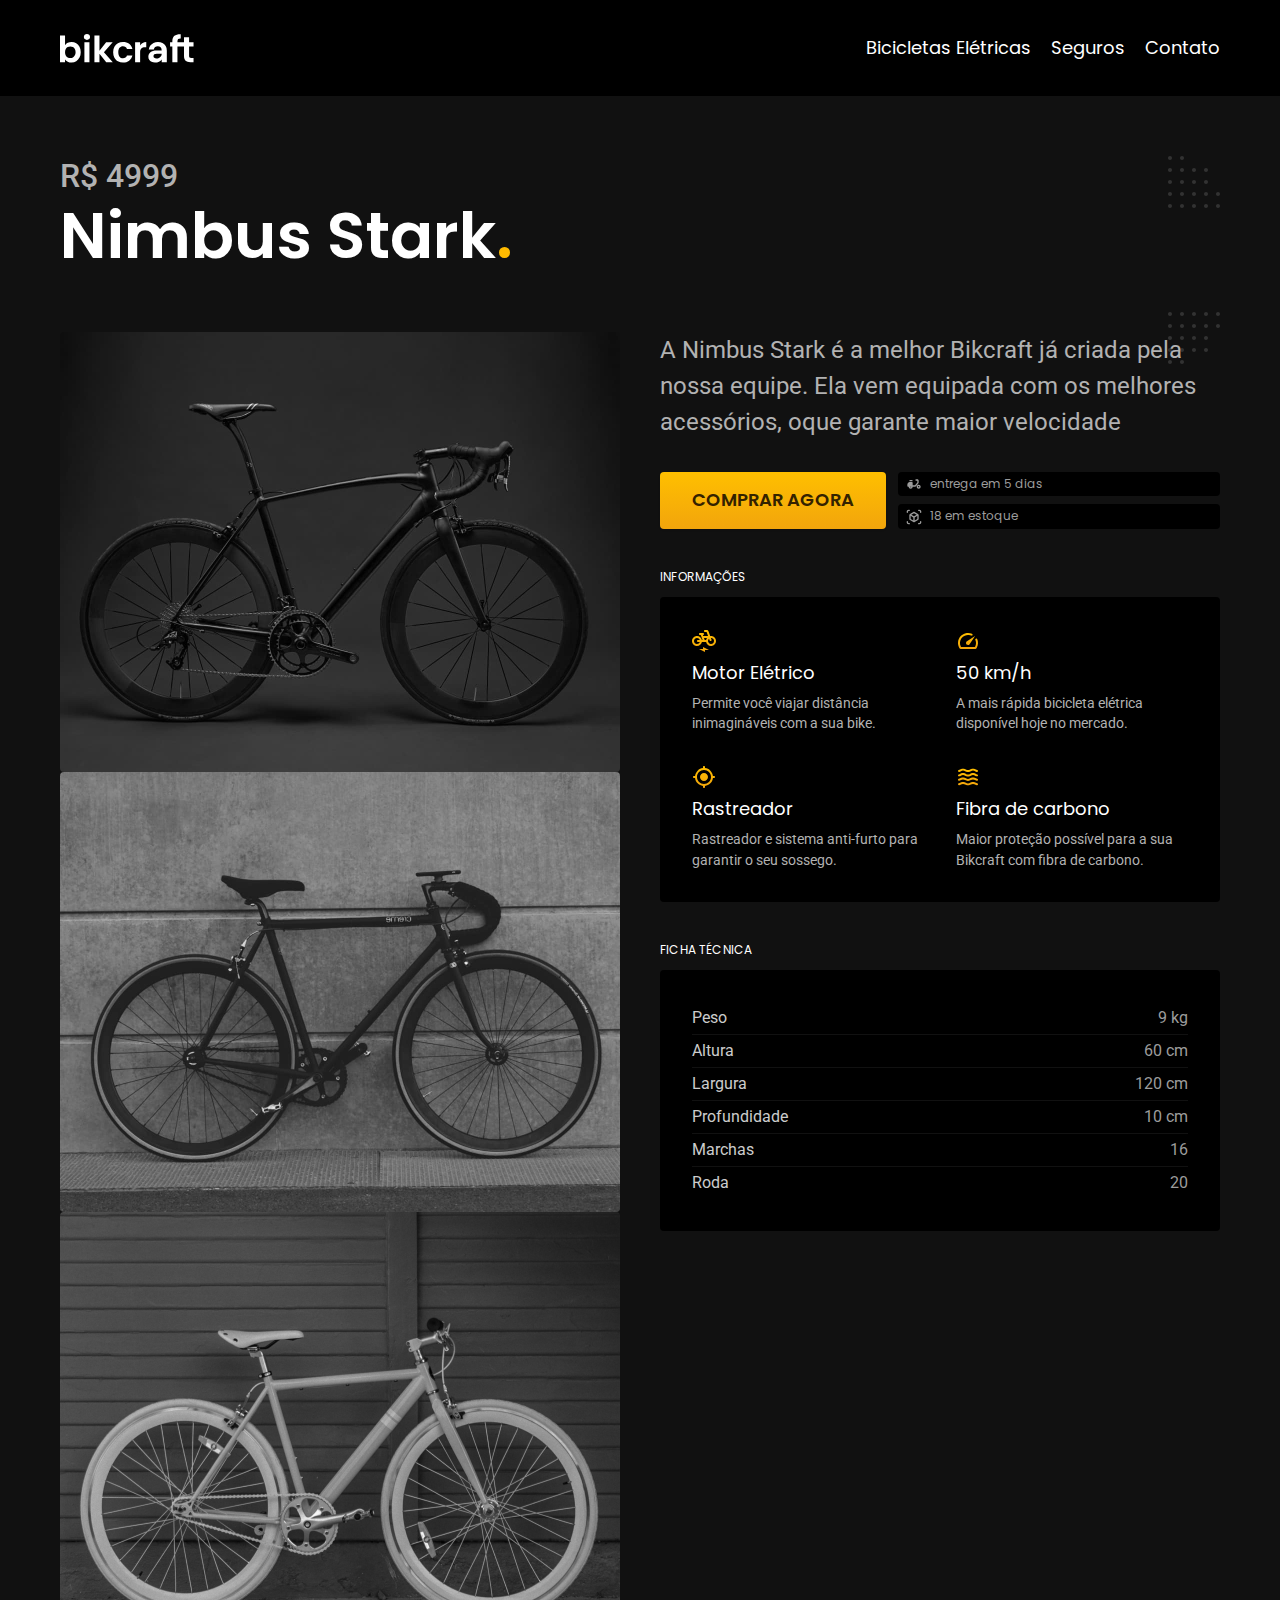
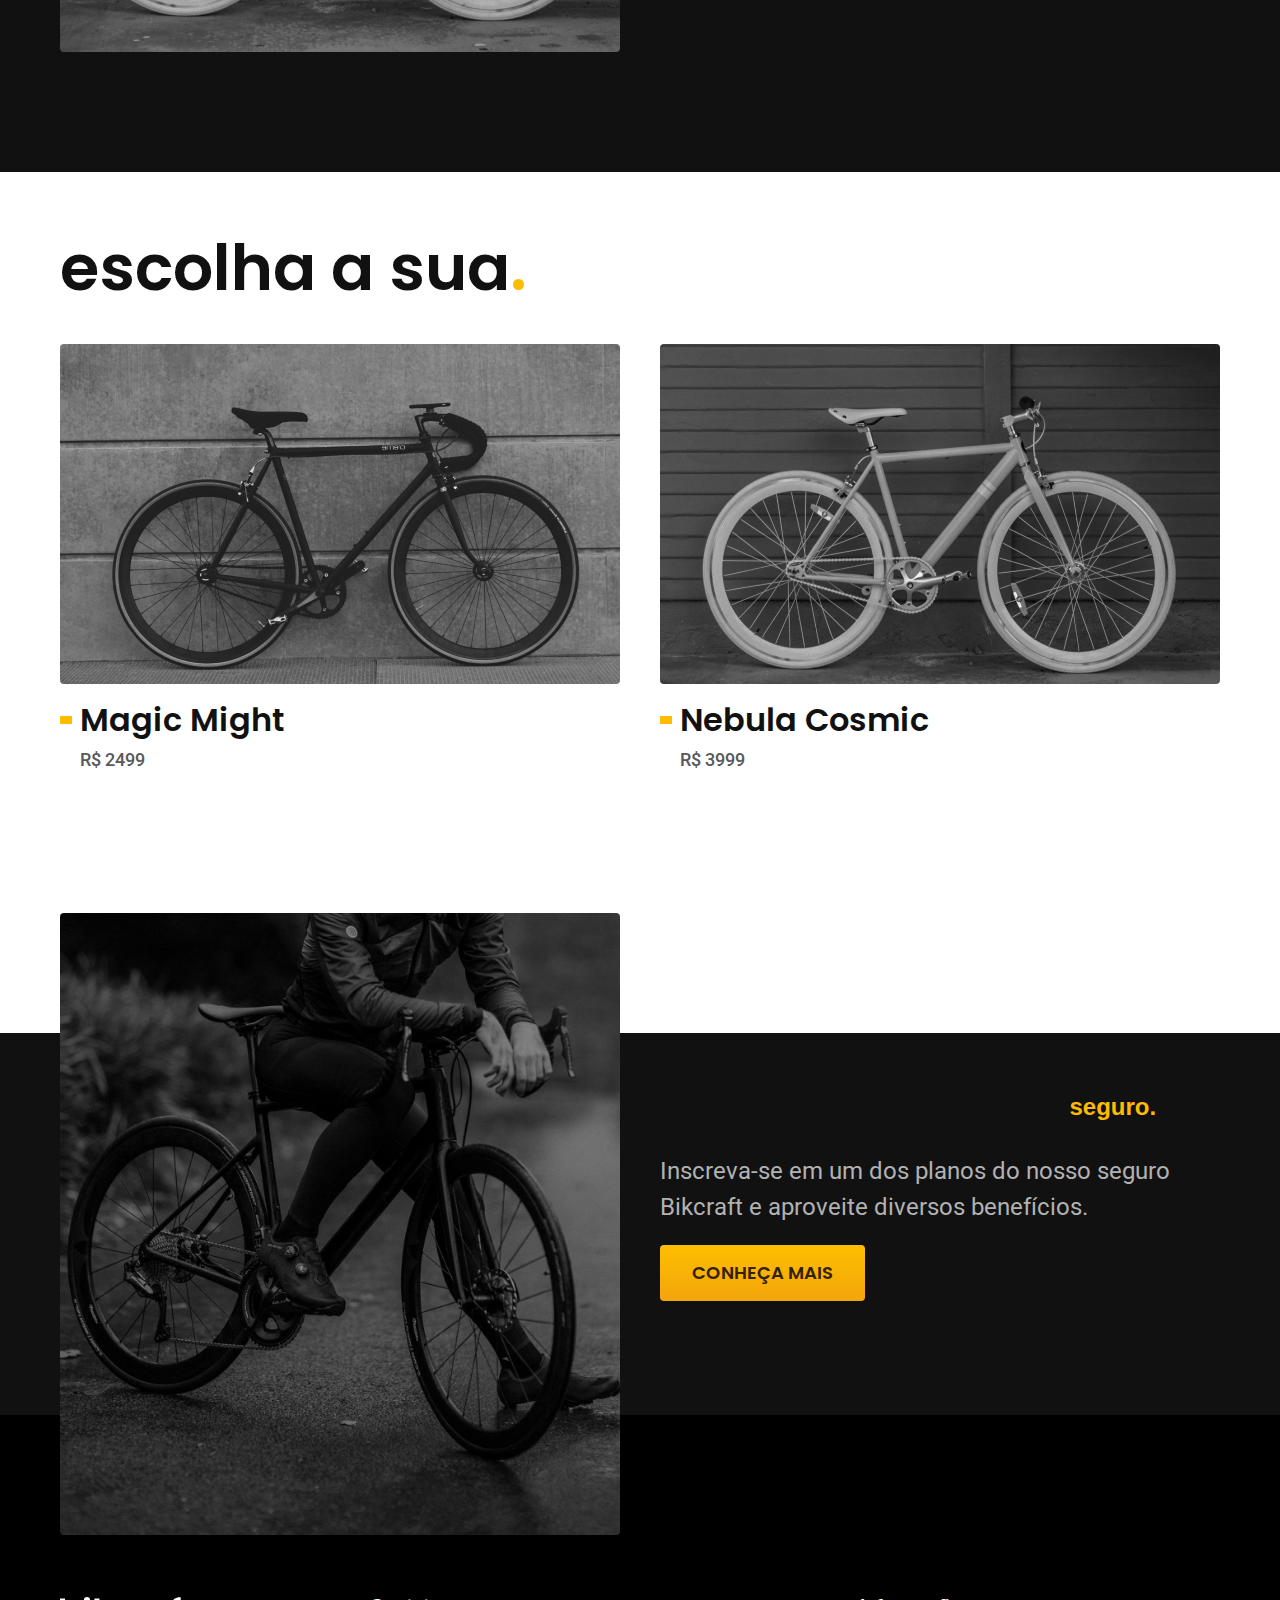
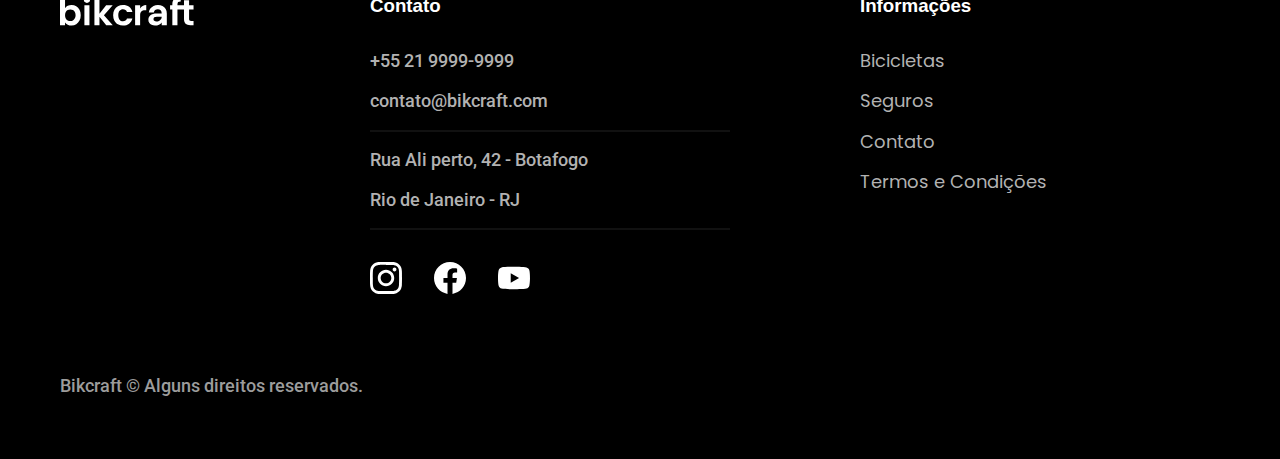
<file: bicicletas/nimbus.html>
<!DOCTYPE html>
<html lang="pt-BR">

<head>
  <meta charset="UTF-8">
  <meta http-equiv="X-UA-Compatible" content="IE=edge">
  <meta name="viewport" content="width=device-width, initial-scale=1.0">

  <title>Nimbus | Bikcraft</title>
  <meta name="description" content="Nimbus"> 
  <link rel="icon" href="../favicon.svg" type="image/svg+xml">
  <link rel="stylesheet" href="../css/style.min.css">
  <script>document.documentElement.classList.add('js');</script>
  <link rel="preconnect" href="https://fonts.googleapis.com">
  <link rel="preconnect" href="https://fonts.gstatic.com" crossorigin>
  <link rel="preconnect" href="https://fonts.googleapis.com">
  <link rel="preconnect" href="https://fonts.gstatic.com" crossorigin>
  <link href="https://fonts.googleapis.com/css2?family=Merriweather:ital,wght@1,900&family=Poppins:wght@400;600&family=Roboto:wght@400;500&display=swap" rel="stylesheet">
<script>document.documentElement.classList.add('js');</script>
</head>  
<body id="bicicleta">
  <header class="header-bg">
    <div class="header container">
      <a href="../"><img src="../img/bikcraft.svg" alt="Bikcraft"></a>
      <nav aria-label="primaria">
        <ul class="header-menu font-1-m cor-0">
          <li><a href="../bicicletas.html">Bicicletas Elétricas</a></li>
          <li><a href="../seguros.html">Seguros</a></li>
          <li><a href="../contatos.html">Contato</a></li>
        </ul>
      </nav>
    </div>  
  </header>
  <main class="titulo-bg">
      <div>
          <div class="titulo container">
              <p class="font-2-xl cor-5">R$ 4999</p>
              <h1 class="font-1-xxl cor-0">Nimbus Stark<span class="cor-p1">.</span></h1>
          </div>
          </div>
      <div class="bicicleta container">
        <div class="bicicletas-imagens">
          <img src="../img/bicicleta/nimbus1.jpg" alt="Bicicleta 1">
          <img src="../img/bicicleta/nimbus2.jpg" alt="Bicicleta 2">
          <img src="../img/bicicleta/nimbus3.jpg" alt="Bicicleta 3">
          </div>
        <div class="bicicleta-conteudo">
          <p class="font-2-l cor-5">A Nimbus Stark é a melhor Bikcraft já criada pela nossa equipe. Ela vem equipada com os melhores acessórios, oque garante maior velocidade</p>
          <div class="bicicleta-comprar">
            <a class="botao" href="../orcamento.html?tipo=bikcraft&produto=nimbus">Comprar agora</a>
            <span class="font-1-xs cor-6"><img src="../img/icones/entrega.svg" alt=""> entrega em 5 dias</span>
            <span class="font-1-xs cor-6"><img src="../img/icones/estoque.svg" alt=""> 18 em estoque</span>
          </div>
        
        
      <div>
        <h2 class="font-1-xs cor-0">Informações</h2>
        <ul class="bicicleta-informacoes">
          <li>
            <img src="../img/icones/eletrica.svg" alt="">
            <h3 class="font-1-m cor-0">Motor Elétrico</h3>
            <p class="font-2-xs cor-5">Permite você viajar distância inimagináveis com a sua bike.</p>
          </li>
          <li>
            <img src="../img/icones/velocidade.svg" alt="">
            <h3 class="font-1-m cor-0">50 km/h</h3>
            <p class="font-2-xs cor-5">A mais rápida bicicleta elétrica disponível hoje no mercado.</p>
          </li>
          <li>
            <img src="../img/icones/rastreador.svg" alt="">
            <h3 class="font-1-m cor-0">Rastreador</h3>
            <p class="font-2-xs cor-5">Rastreador e sistema anti-furto para garantir o seu sossego.</p>
          </li>
          <li>
            <img src="../img/icones/carbono.svg" alt="">
            <h3 class="font-1-m cor-0">Fibra de carbono</h3>
            <p class="font-2-xs cor-5">Maior proteção possível para a sua Bikcraft com fibra de carbono.</p>
          </li>
          
        </ul>
        <h2 class="font-1-xs cor-0">Ficha Técnica</h2>
        <ul class="bicicleta-ficha font-2-s cor-4">
          <li>Peso <span>9 kg</span></li>
          <li>Altura <span>60 cm</span></li>
          <li>Largura <span>120 cm</span></li>
          <li>Profundidade <span>10 cm</span></li>
          <li>Marchas <span>16</span></li>
          <li>Roda <span>20</span></li>
        </div>
        </ul>
      </div>
      </div>
  </main>
  
  <article class="bicicletas-lista container">
    <h2 class="font-1-xxl">escolha a sua<span class="cor-p1">.</span></h2>
     
    <ul>
        <li>
          <a href="./magic.html">
          <img src="../img/bicicletas/magic.jpg" alt="Bicicleta preta">
          <h3 class="font-1-xl">Magic Might</h3>
          <span class="font-2-m cor-8">R$ 2499</span>
        </a>
        </li>
        <li>
          <a href="./nebula.html">
          <img src="../img/bicicletas/nebula.jpg" alt="Bicicleta preta">
          <h3 class="font-1-xl">Nebula Cosmic</h3>
          <span class="font-2-m cor-8">R$ 3999</span>
        </a>
        </li>
    </ul>
    </article>

    <article class="seguro-bg">
        <div class="seguro container">
          <div class="seguro-imagem">
            <img src="../img/fotos/seguros.jpg" alt="Pessoa parada em cima de uma bicicleta">
          </div>
          <div class="seguro-conteudo">
            <h2>Pedale mais tranquilo com o nosso <span class="cor-p1">seguro.</span></h2>
            <p class="font-2-l cor-5">Inscreva-se em um dos planos do nosso seguro Bikcraft e aproveite diversos benefícios.</p>
            <a class="botao" href="./seguros.html">Conheça Mais</a>
          </div>
        </div>
    </article>
  <footer class="footer-bg">
    <div class="footer container">
      <img src="../img/bikcraft.svg" alt="Bikcraft">
      <div class="footer-contato">
        <h3 class="font-2-l-b cor-0">Contato</h3>
        <ul class="font-2-m cor-5">
          <li><a href="tel:+552199999999">+55 21 9999-9999</a></li>
          <li><a href="mailto:contato@bikcraft.com">contato@bikcraft.com</a></li>
          <li>Rua Ali perto, 42 - Botafogo</li>
          <li>Rio de Janeiro - RJ</li>
        </ul>
          <div class="footer-redes">
            <a href="../">
              <img src="../img/redes/instagram.svg" alt="Instagram">
            </a>
            <a href="../">
              <img src="../img/redes/facebook.svg" alt="facebook">
            </a>
            <a href="../">
              <img src="../img/redes/youtube.svg" alt="Youtube">
            </a>
          </div>

      </div>
      <div class="footer-informacoes">
        <h3 class="font-2-l-b cor-0">Informações</h3>
        <nav>
          <ul class="font-1-m cor-5">
            <li><a href="../bicicletas.html">Bicicletas</a></li>
            <li><a href="../seguros.html">Seguros</a></li>
            <li><a href="../contato.html">Contato</a></li>
            <li><a href="../termos.html">Termos e Condições</a></li>
          </ul>
        </nav>
      </div>
      <p class="footer-copy font-2-m cor-6">Bikcraft © Alguns direitos reservados.</p>
    </div>
  </footer>
  <script src="../js/script.js"></script>
</body>
</html>
</file>
<file: css/style.min.css>
body{margin:0;font-family:Arial,Helvetica,sans-serif;color:#111}blockquote,dd,h1,h2,h3,h4,p,ul{margin:0}ul{padding:0;list-style:none}a{text-decoration:none;color:inherit}img{max-width:100%;display:block;height:auto}img[src$=".jpg"]{border-radius:4px}.font-1-xs{font:400 0.75rem/1.35 Poppins,sans-serif}.font-2-xs{font:400 0.875rem/1.43 Roboto,sans-serif}.font-1-s{font:400 1rem/1.5 Poppins,sans-serif}.font-2-s{font:400 1rem/1.5 Roboto,sans-serif}.font-1-m,.font-1-mb{font:400 1.125rem/1.35 Poppins,sans-serif}.font-1-mb{font-weight:600}.font-2-m{font:500 1.125rem/1.35 Roboto,sans-serif}.font-1-l{font:400 1.5rem/1.5 Poppins,sans-serif}.font-2-l,.font-2-lb{font:400 1.5rem/1.5 Roboto,sans-serif}.font-2-lb{font-weight:500;letter-spacing:.015em;text-transform:uppercase}.font-1-xl{font:600 2rem/1.25 Poppins,sans-serif}.font-2-xl{font:500 2rem/1.25 Roboto,sans-serif}.font-1-xxl{font:600 4rem/1.125 Poppins,sans-serif}@media (max-width:1200px){.font-1-xxl{font-size:3rem}.font-2-l,.font-2-l-b{font-size:1.125rem}}@media (max-width:800px){.font-1-xxl{font-size:2rem}.font-1-xl,.font-2-xl{font-size:1.5rem}}:root{--cor-0:#ffffff;--cor-1:#f7f7f7;--cor-2:#EDEDED;--cor-3:#DEDEDE;--cor-4:#CCCCCC;--cor-5:#B2B2B2;--cor-6:#9C9C9C;--cor-7:#717171;--cor-8:#595959;--cor-9:#404040;--cor-10:#2e2e2e;--cor-11:#111111;--cor-12:#000000;--cor-p1:#ffbb00;--cor-p2:#E4A30B;--cor-p3:#A66F00;--cor-p4:#664400;--cor-p5:#332200}.cor-0{color:var(--cor-0)}.cor-1{color:var(--cor-1)}.cor-2{color:var(--cor-2)}.cor-3{color:var(--cor-3)}.cor-4{color:var(--cor-4)}.cor-5{color:var(--cor-5)}.cor-6{color:var(--cor-6)}.cor-7{color:var(--cor-7)}.cor-8{color:var(--cor-8)}.cor-9{color:var(--cor-9)}.cor-10{color:var(--cor-10)}.cor-11{color:var(--cor-11)}.cor-12{color:var(--cor-12)}.cor-p1{color:var(--cor-p1)}.cor-p2{color:var(--cor-p2)}.cor-p3{color:var(--cor-p3)}.cor-p4{color:var(--cor-p4)}.cor-p5{color:var(--cor-p5)}.js .fadeInDown{transform:translate3d(0,-20px,0)}.js .fadeInUp{transform:translate3d(0,20px,0)}.js .fadeInRight{transform:translate3d(20px,0,0)}.js .fadeInLeft{transform:translate3d(-20px,0,0)}.js [data-anime]{opacity:0}.js .anime{opacity:1;transform:none;transition:transform .8s,opacity .8s}.header-bg{background-color:var(--cor-12)}.header{display:flex;flex-wrap:wrap;gap:20px;justify-content:space-between;align-items:center;padding-top:20px;padding-bottom:20px}.header-menu{display:flex;flex-wrap:wrap;gap:20px}.header-menu a{padding:16px 0;display:inline-block;position:relative}.header-menu a::after{content:"";display:block;height:2px;width:0;background:var(--cor-0);margin-top:4px;transition:.3s;position:absolute}.header-menu a.ativo::after,.header-menu a:hover::after{width:100%}@media (max-width:800px){.header-menu{gap:20px}.header-menu a{background:var(--cor-11);padding:12px 16px;border-radius:4px}.header-menu a:hover{background-color:var(--cor-10)}.header a:after{display:none}}@media (max-width:600px){.header-menu{gap:12px}.header-menu a{padding:8px 12px;font-size:14px}}.header-bg{background-color:var(--cor-12)}.footer-bg{background-color:var(--cor-12)}.footer{display:grid;grid-template-columns:3fr 5fr 4fr;gap:40px;padding-top:60px;padding-bottom:60px}.footer h3{margin-bottom:32px}.footer-contato ul{margin-bottom:32px}.footer-contato li:nth-child(2n):after{content:"";display:block;max-width:360px;height:2px;background:var(--cor-11);margin-top:16px}.footer li{margin-bottom:16px}.footer-redes{display:flex;gap:32px}.footer a:hover{color:var(--cor-0)}.footer-copy{grid-column:1/-1;margin-top:40px}@media (max-width:800px){.footer>img{display:none}.footer{grid-template-columns:1fr 1fr}}@media (max-width:600px){.footer{grid-template-columns:1fr;gap:60px}.footer-copy{margin-top:0}}.container{box-sizing:border-box;max-width:1200px;padding-left:20px;padding-right:20px;margin-left:auto;margin-right:auto}.botao{display:inline-block;padding:16px 32px;background:linear-gradient(#ffbf00,#f2a50c);border-radius:4px;box-shadow:0 1px 2px rgba(0,0,0,.1);text-transform:uppercase;color:var(--cor-p5);font:600 1.125rem/1.35 Poppins,sans-serif;max-width:max-content;border:none;cursor:pointer}.botao:hover{background:linear-gradient (#ffb60d,#e59317)}.botao.secundario{background:var(--cor-10);color:var(--cor-2)}.botao.secundario:hover{background:var(--cor-9)}.botao.seta{display:flex;align-items:center}.botao.seta::after{content:"";display:inline-block;width:18px;height:10px;margin-left:12px;background:url(../img/icones/seta.svg);transition:transform .2s}.botao.seta:hover::after{transform:translateX(4px)}@media (max-width:600px){.botao{padding:12px 16px;font-size:1rem}}.link{display:inline-block;color:var(--cor-p1);font:500 1.5rem/1.5 Poppins,sans-serif;text-transform:uppercase}.link::after{content:"";display:block;color:var(--cor-p1);width:100%;height:4px;background-color:currentColor}.link:hover{color:var(--cor-0)}.titulo-bg{padding-top:60px;padding-bottom:60px;background-color:var(--cor-11)}.titulo{background:url(../img/dec/top-right.svg) no-repeat top right 20px}.titulo p{margin-bottom:4px}@media (max-width:800px){.titulo{padding-top:40px;padding-bottom:40px}.titulo p{font-size:1rem;text-transform:lowercase;font-weight:400}}.form{display:grid;grid-template-columns:1fr 1fr;gap:20px}.form label{display:block;font:400 1rem/1.5 Poppins,sans-serif;margin-bottom:4px}.col-2{grid-column:span 2}.form input[type=email],.form input[type=text],.form textarea{font:400 1rem/1.5 Roboto,sans-serif;background:var(--cor-1);border:1px solid var(--cor-2);padding:12px;border-radius:4px;width:100%;box-sizing:border-box}.form input[type=email]:focus,.form input[type=text]:focus,.form textarea:focus{outline:0;border-color:var(--cor-p1);background:var(--cor-0);box-shadow:0 0 0 2px #fea}@media (max-width:600px){.form{grid-template-columns:1fr}.form .col-2{grid-column:1}}.introducao-bg{background:var(--cor-12) url(../img/dec/bottom-left.svg) no-repeat bottom 160px left 20px;box-shadow:inset 0 -120px var(--cor-0)}.introducao{display:grid;grid-template-columns:1fr 1fr;gap:0 40px}.introducao-conteudo{padding-bottom:200px;align-self:end}.introducao img{width:100%;object-fit:cover;height:100%;border-radius:4px}.introducao p{margin-bottom:20px}@media (max-width:800px){.introducao-bg{background:var(cor-11);padding-top:40px;box-shadow:inset 0 -60px var(--cor-0)}.introducao{grid-template-columns:1fr;gap:32px}.introducao-conteudo{padding-bottom:0}.introducao h1{margin-bottom:16px}.introducao img{height:300px;width:100%}}.tecnologia-bg{background-color:var(--cor-11);box-shadow:inset 0 80px var(--cor-0),inset 0 -80px var(--cor-0)}.tecnologia{display:grid;grid-template-columns:1fr 1fr;gap:40px}.tecnologia-imagem img{width:100%;height:100%;object-fit:cover;object-position:left}.tecnologia-conteudo{padding-top:160px;padding-bottom:160px}.tecnologia-conteudo>span{display:block;margin-bottom:20px}.tecnologia-conteudo h2{margin-bottom:32px}.tecnologia-conteudo>p{margin-bottom:20px}.tecnologia a{margin-bottom:80px}.tecnologia-vantagem{display:flex;gap:40px}.tecnologia-vantagem h3{margin-bottom:8px;width:max-content}.tecnologia-vantagem img{width:24px;margin-bottom:8px}@media (max-width:800px){.tecnologia-bg{box-shadow:initial}.tecnologia{grid-template-columns:1fr}.tecnologia-conteudo{padding-top:60px;padding-bottom:60px}.tecnologia-imagem{display:none}.tecnologia a{margin-bottom:60px}}@media (max-width:600px){.tecnologia-vantagem{flex-direction:column}}.parceiros{padding-top:60px;padding-bottom:120px}.parceiros h2{margin-bottom:60px}.parceiros ul{padding:0 20px;max-width:1400px;display:grid;grid-template-columns:repeat(4,1fr);margin:0 auto}.parceiros li{display:flex;padding:32px;border-left:2px solid var(--cor-2)}.parceiros img{margin:auto}.parceiros li:first-child,.parceiros li:nth-child(5){border-left:none}.parceiros li:nth-child(n+5){border-top:2px solid var(--cor-2)}@media (max-width:800px){.parceiros{padding-bottom:60px}.parceiros li{display:flex;padding:20px}.parceiros h2{margin-bottom:20px}.parceiros ul{grid-template-columns:repeat(2,1fr)}.parceiros li:nth-child(n+3){border-top:2px solid var(--cor-2)}.parceiros li:nth-child(odd){border-left:none}}.depoimento{display:grid;grid-template-columns:1fr 1fr;background-color:var(--cor-p1);overflow:hidden}.depoimento img{width:100%;height:100%;object-fit:cover;border-radius:0}.depoimento-conteudo{padding:40px 40px 80px 80px;align-self:end;background:url(../img/dec/bottom-right-p.svg) no-repeat bottom 40px right 40px}.depoimento-conteudo p{max-width:32ch;font-family:Merriweather,serif;font-style:italic;font-weight:900;margin-bottom:32px;position:relative}.depoimento p::after,.depoimento p::before{font-size:5rem;color:var(--cor-p2);position:absolute}.depoimento p::before{content:'“';left:-50px;top:-20px}.depoimento p::after{content:'”'}@media (min-width:1200px){.depoimento img{max-height:520px}}@media (max-width:800px){.depoimento{grid-template-columns:1fr;text-align:center}.depoimento img{max-width:800px}.depoimento-conteudo{padding:40px 20px;justify-self:center}}.bicicletas-lista{padding-top:60px;padding-bottom:120px}.bicicletas-lista h2{margin-bottom:40px}.bicicletas-lista ul{display:flex;gap:40px;padding:0 20px 20px 20px;max-width:1400px;margin-left:auto;margin-right:auto;overflow-x:auto}#bicicleta .bicicletas-lista ul{padding:0 0 20px 0}.bicicletas-lista li{flex:1;min-width:280px}.bicicletas-lista a{display:block}.bicicletas-lista img{margin-bottom:16px}.bicicletas-lista h3{margin-bottom:8px;display:flex;align-items:center}.bicicletas-lista h3::before{content:"";display:inline-block;height:8px;width:12px;margin-right:8px;background-color:var(--cor-p1);transition:width .2s}.bicicletas-lista a:hover h3::before{width:24px}.bicicletas-lista li span{padding-left:20px}@media (max-width:800px){.bicicletas-lista{padding-top:60px;padding-bottom:60px}.bicicletas-lista ul{gap:20px}}.bicicletas-bg{background:linear-gradient(to right,var(--cor-0) 30%,var(--cor-11) 0)}.bicicletas{display:grid;grid-template-columns:1fr 1fr;gap:40px;padding-top:60px;padding-bottom:60px}.bicicletas-imagem{display:grid}.bicicletas-imagem img{grid-area:1/1}.bicicletas-imagem span{grid-area:1/1;place-self:start end;margin-top:20px;background:var(--cor-12);display:inline-block;padding:8px 16px 8px 8px;border-radius:4px 0 0 4px}.bicicletas-conteudo{display:grid;grid-template-columns:1fr auto;align-content:start}.bicicletas-conteudo h2,.bicicletas-conteudo p{grid-column:1/-1}.bicicletas h2{margin-bottom:20px}.bicicletas h2::before{content:"";display:block;width:12px;height:8px;background-color:var(--cor-p1);margin-bottom:8px}.bicicletas p{margin-bottom:32px}.bicicletas a{place-self:end}.bicicletas li{display:flex;align-items:center}.bicicletas ul{display:grid;gap:16px}.bicicletas-conteudo img{width:24px;margin-right:8px}@media (max-width:800px){.bicicletas-bg{background:var(--cor-11)}.bicicletas{grid-template-columns:1fr;gap:20px;padding-top:40px;padding-bottom:40px}}@media (max-width:600px){.bicicletas-conteudo{grid-template-columns:1fr}.bicicletas ul{font-size:1rem;grid-template-columns:1fr 1fr;margin-bottom:32px}.bicicletas a{place-self:start}}.bicicleta{display:grid;grid-template-columns:1fr 1fr;align-items:start;gap:40px;padding-top:60px;padding-bottom:60px;background:url(../img/dec/bottom-right.svg) no-repeat top 40px right 20px}#bicicleta .titulo p{text-transform:uppercase}.bicicleta-imagens{display:flex;flex-wrap:wrap;gap:20px}.bicicleta-imagens img{flex:1;min-width:200px}.bicicleta-imagens img:first-child{min-width:100%}.bicicleta-conteudo>p{margin-bottom:32px}.bicicleta-comprar{display:grid;grid-template-columns:max-content auto;align-items:center;justify-items:star;gap:8px 12px;margin-bottom:40px}.bicicleta-comprar a{grid-row:span 2}.bicicleta-comprar span{display:flex;align-items:center;background-color:var(--cor-12);gap:8px;padding:4px 8px;border-radius:4px}.bicicleta-conteudo h2{text-transform:uppercase;letter-spacing:.015em;margin-bottom:12px}.bicicleta-ficha,.bicicleta-informacoes{padding:32px;background-color:var(--cor-12);border-radius:4px}.bicicleta-informacoes{margin-bottom:40px;display:grid;grid-template-columns:1fr 1fr;gap:32px}.bicicleta-informacoes img{width:24px;margin-bottom:8px}.bicicleta-informacoes h3{margin-bottom:8px}.bicicleta-ficha li{padding:4px 0;display:flex;justify-content:space-between;border-bottom:1px solid var(--cor-11)}.bicicleta-ficha li:last-child{border-bottom:none}.bicicleta-ficha span{color:var(--cor-6)}@media (max-width:800px){.bicicleta{grid-template-columns:1fr;padding-top:40px;padding-bottom:40px}.bicicleta-imagens{grid-row:2}}@media (max-width:400px){.bicicleta-informacoes{grid-template-columns:1fr}.bicicleta-comprar{grid-template-columns:1fr}}.seguro-bg{background-color:var(--cor-11);box-shadow:inset 0 120px var(--cor-0),inset 0 -120px var(--cor-12)}.seguro{display:grid;grid-template-columns:1fr 1fr;gap:40px}.seguro-imagem img{width:100%;height:100%;object-fit:cover}.seguro-conteudo{padding-top:180px;padding-bottom:180px}.seguro h2{margin-bottom:32px}.seguro p{margin-bottom:20px}@media (max-width:800px){.seguro-bg{box-shadow:inset 0 -60px var(--cor-12)}.seguro{grid-template-columns:1fr}.seguro-conteudo{grid-row:1;padding-top:40px;padding-bottom:0}}.seguros-bg{background:var(--cor-11)}.seguros{padding-top:60px;padding-bottom:60px;display:grid;grid-template-columns:1fr 1fr;gap:40px;align-items:center}#seguros .seguros{padding-top:0}.seguros h2{grid-column:1/-1}.seguros-item{background-color:var(--cor-12);padding:32px 32px 32px 60px;display:grid;grid-template-columns:1fr auto;border-radius:4px}.seguros-item h3{margin-bottom:40px}.seguros-item span{grid-column:2;display:block;text-align:right}.seguros-item ul{grid-column:1/-1;margin-bottom:32px}.seguros-item li{display:flex;align-items:center;position:relative}.seguros-item li+li{margin-top:20px}.seguros-item li::before{content:"";display:inline-block;width:13px;height:9px;background-image:url("../img/icones/lista.svg");position:absolute;left:-21px}.seguros-item a{grid-column:1/-1}@media (max-width:800px){.seguros{grid-template-columns:1fr}}.vantagens-bg{background-color:var(--cor-12)}.vantagens{padding-top:120px;padding-bottom:120px}.vantagens h2{margin-bottom:60px}.vantagens ul{display:grid;grid-template-columns:repeat(auto-fit,minmax(280px,max-content));gap:40px 80px}.vantagens h3,.vantagens img{margin-bottom:8px}@media (max-width:800px){.vantagens{padding:60px;padding-bottom:60px}.vantagens h2{margin-bottom:40px}.vantagens ul{gap:20px}}.perguntas{padding-top:120px;padding-bottom:120px}.perguntas h2{margin-bottom:60px}.perguntas dl>div{padding:20px;border-radius:20px}.perguntas dl>div:nth-child(odd){background-color:var(--cor-1)}.perguntas button{display:grid;grid-template-columns:auto 1fr auto;align-items:center;gap:8px;cursor:pointer;border:none;background:0 0;width:100%;text-align:left}.perguntas button::before{content:"";display:inline-block;width:12px;height:8px;background-color:var(--cor-p1)}.perguntas button::after{content:"";display:inline-block;width:14px;height:6px;background:url('../img/icones/seta-abrir.svg');transition:.3s}.perguntas button:hover::after,.perguntas button[aria-expanded=true]::after{transform:rotate(180deg)}.js .perguntas dd{display:none}.js .perguntas dd.ativa{display:block}.perguntas dd{padding-left:20px;padding-top:16px;max-width:80ch}@media (max-width:800px){.perguntas{padding-top:60px;padding-bottom:60px}.perguntas h2{margin-bottom:40px}}#contato{background:linear-gradient(var(--cor-11) 600px,var(--cor-1) 0)}.contato{display:grid;grid-template-columns:5fr 7fr}.contato-dados,.contato-formulario{padding:60px;box-shadow:0 1px 2px rgba(0,0,0,.1)}.contato-dados{border-radius:5px 0 0 5px;background:var(--cor-12) url(../img/dec/bottom-left.svg) no-repeat bottom 20px left 20px}.contato-formulario{border-radius:0 5px 5px 0;background:var(--cor-0) url(../img/dec/bottom-right.svg) no-repeat bottom 20px right 20px}.contato-dados h2{margin-bottom:60px}.contato-endereco{margin-bottom:32px;padding-left:28px;background:url(../img/icones/lista.svg) no-repeat 0 2px}.contato-endereco p{margin-bottom:8px}.contato-meios a{display:block;max-width:max-content;margin-bottom:8px;padding-left:28px}.contato-meios a:hover{color:var(--cor-0)}.contato-meios a:first-child{background:url(../img/icones/lista.svg) no-repeat 0 2px}.contato-meios a:nth-child(2){margin-bottom:32px}.contato-meios a:nth-child(3){background:url(../img/icones/lista.svg) no-repeat 0 2px;margin-bottom:60px}.contato-redes{display:flex;gap:32px;padding-left:28px}@media (max-width:800px){.contato{grid-template-columns:1fr}.contato-dados,.contato-formulario{padding:20px}.contato-dados{border-radius:5px 5px 0 0;background:var(--cor-12)}.contato-formulario{border-radius:0 0 5px 5px}.contato-dados h2,.contato-meios a:nth-child(3){margin-bottom:32px}.contato-redes{margin-bottom:12px}}.lojas{display:grid;grid-template-columns:1fr 1fr;gap:0 40px;padding-bottom:120px;padding-top:120px}.lojas h2{grid-column:1/-1;margin-bottom:60px}.lojas img{border-radius:4px 4px 0 0}.lojas-item{border-radius:4px;background:var(--cor-0);box-shadow:0 1px 2px rgba(0,0,0,.1)}.lojas-conteudo{display:grid;grid-template-columns:1fr 1fr;gap:32px 16px;padding:32px}.lojas-conteudo h3,.lojas-tempo{grid-column:1/-1}.lojas-dados{display:grid;gap:8px;border-left:2px solid var(--cor-2);padding-left:12px}.lojas-tempo{display:flex;align-items:center;gap:8px}@media (max-width:800px){.lojas{gap:20px;padding-top:60px;padding-bottom:60px}.lojas h2{margin-bottom:32px}.lojas-conteudo{grid-template-columns:1fr}}@media (max-width:600px){.lojas{grid-template-columns:1fr}}#orcamento{background:linear-gradient(var(--cor-11) 600px,var(--cor-1) 0)}.orcamento{display:grid;grid-template-columns:5fr 7fr;padding-bottom:120px}.orcamento h2{text-transform:uppercase;position:relative;display:flex;align-items:center}.orcamento h2::before{content:"";display:inline-block;width:4px;height:8px;background-color:var(--cor-p1);position:absolute;left:-12px}.orcamento-dados,.orcamento-produto{padding:60px;box-shadow:0 1px 2px rgba(0,0,0,.1)}.orcamento-produto{border-radius:5px 0 0 5px;background:var(--cor-12) url(../img/dec/bottom-left.svg) no-repeat bottom 20px left 20px;display:grid;grid-template-columns:1fr 1fr;align-content:start;gap:20px}.orcamento-produto>*{grid-column:1/-1}.orcamento-produto>label{grid-column:initial}.orcamento-produto label{font:400 1rem/1.5 Poppins,sans-serif;color:var(--cor-4);background-color:var(--cor-10);padding:12px 16px;border-radius:4px;cursor:pointer;display:grid;grid-template-columns:auto 1fr auto;align-items:center;border:1px solid var(--cor-10)}.orcamento-produto label::before{content:"";display:inline-block;box-sizing:border-box;width:12px;height:12px;border:1px solid var(--cor-6);border-radius:50%;margin-right:8px}.orcamento-produto input:checked+label::before{border-color:var(--cor-7);box-shadow:inset 0 0 0 3px var(--cor-0),inset 0 0 0 6px var(--cor-7)}.orcamento-produto label:hover{background-color:var(--cor-9);border-color:var(--cor-9)}.orcamento-produto input:focus+label{box-shadow:0 0 0 2px var(--cor-p1);border-color:var(--cor-12)}.orcamento-produto label:focus{background-color:var(--cor-9);box-shadow:0 0 0 2px var(--cor-p1)}.orcamento-produto label span{display:none}.orcamento-produto input:checked+label span{display:inline-block}.orcamento-produto input{opacity:0;position:absolute;pointer-events:none}.orcamento-produto input:checked+label{background:var(--cor-0);color:var(--cor-11)}.orcamento-dados{border-radius:0 5px 5px 0;background:var(--cor-0) url(../img/dec/bottom-right.svg) no-repeat bottom 20px right 20px}.orcamento-conteudo{display:none}.orcamento-conteudo h2,.orcamento-dados h2:nth-of-type(n+2){margin-top:20px}#bikcraft:checked+label~#orcamento-bikcraft,#seguro:checked+label~#orcamento-seguro{display:grid;gap:20px}.orcamento-detalhes{display:none;background:var(--cor-0);padding:20px;grid-template-columns:1fr 1fr;border-radius:4px;align-items:center}.orcamento-detalhes li{display:flex;align-items:center;margin-bottom:8px}.orcamento-detalhes li img{width:16px;margin-right:8px}.orcamento-produto input:checked+label+.orcamento-detalhes{display:grid}@media (max-width:1200px){.orcamento-dados,.orcamento-produto{padding:32px}}@media (max-width:800px){.orcamento{grid-template-columns:1fr}.orcamento-dados{border-radius:0 0 5px 5px}.orcamento-produto{border-radius:5px 5px 0 0;background:var(--cor-12)}}.termos{padding-top:80px;padding-bottom:80px}.termos h2{font-weight:600;margin-bottom:20px}.termos p+h2{margin-top:40px}.termos p{max-width:145ch;margin-bottom:24px}
</file>
